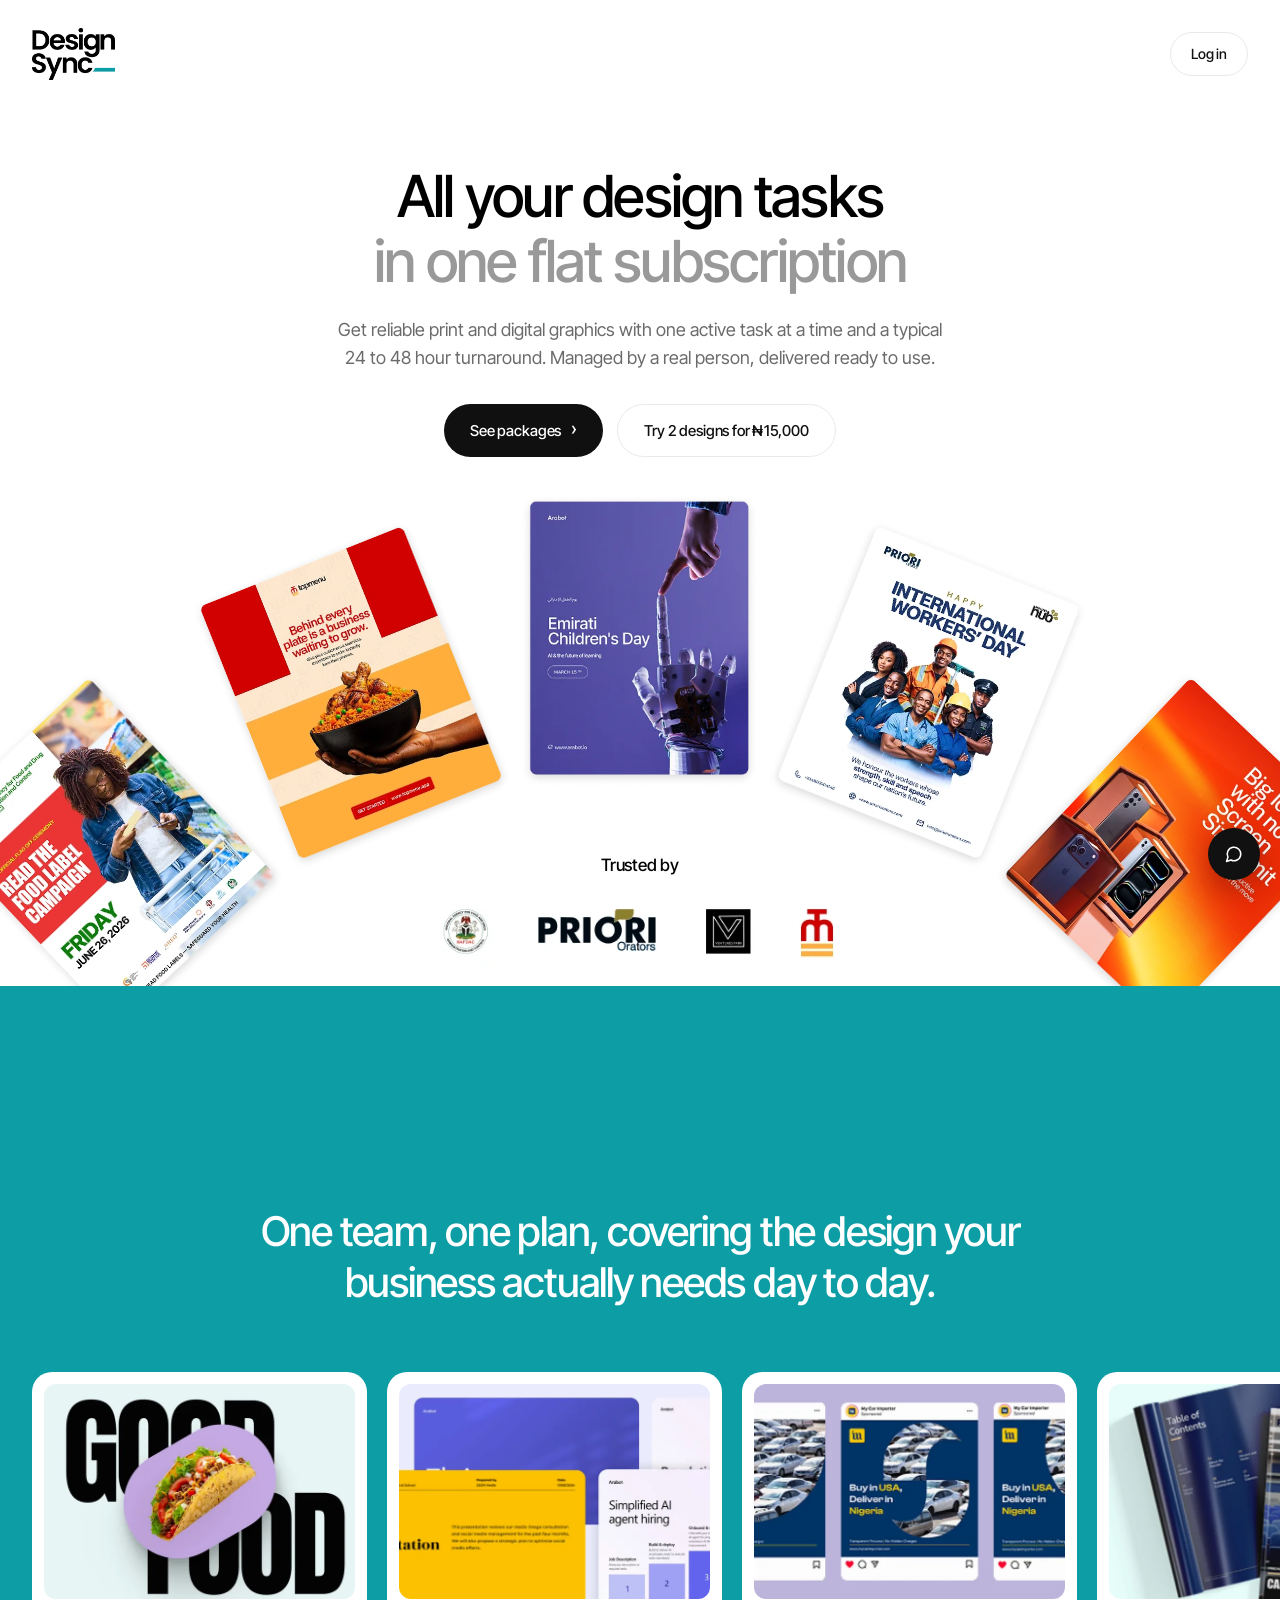
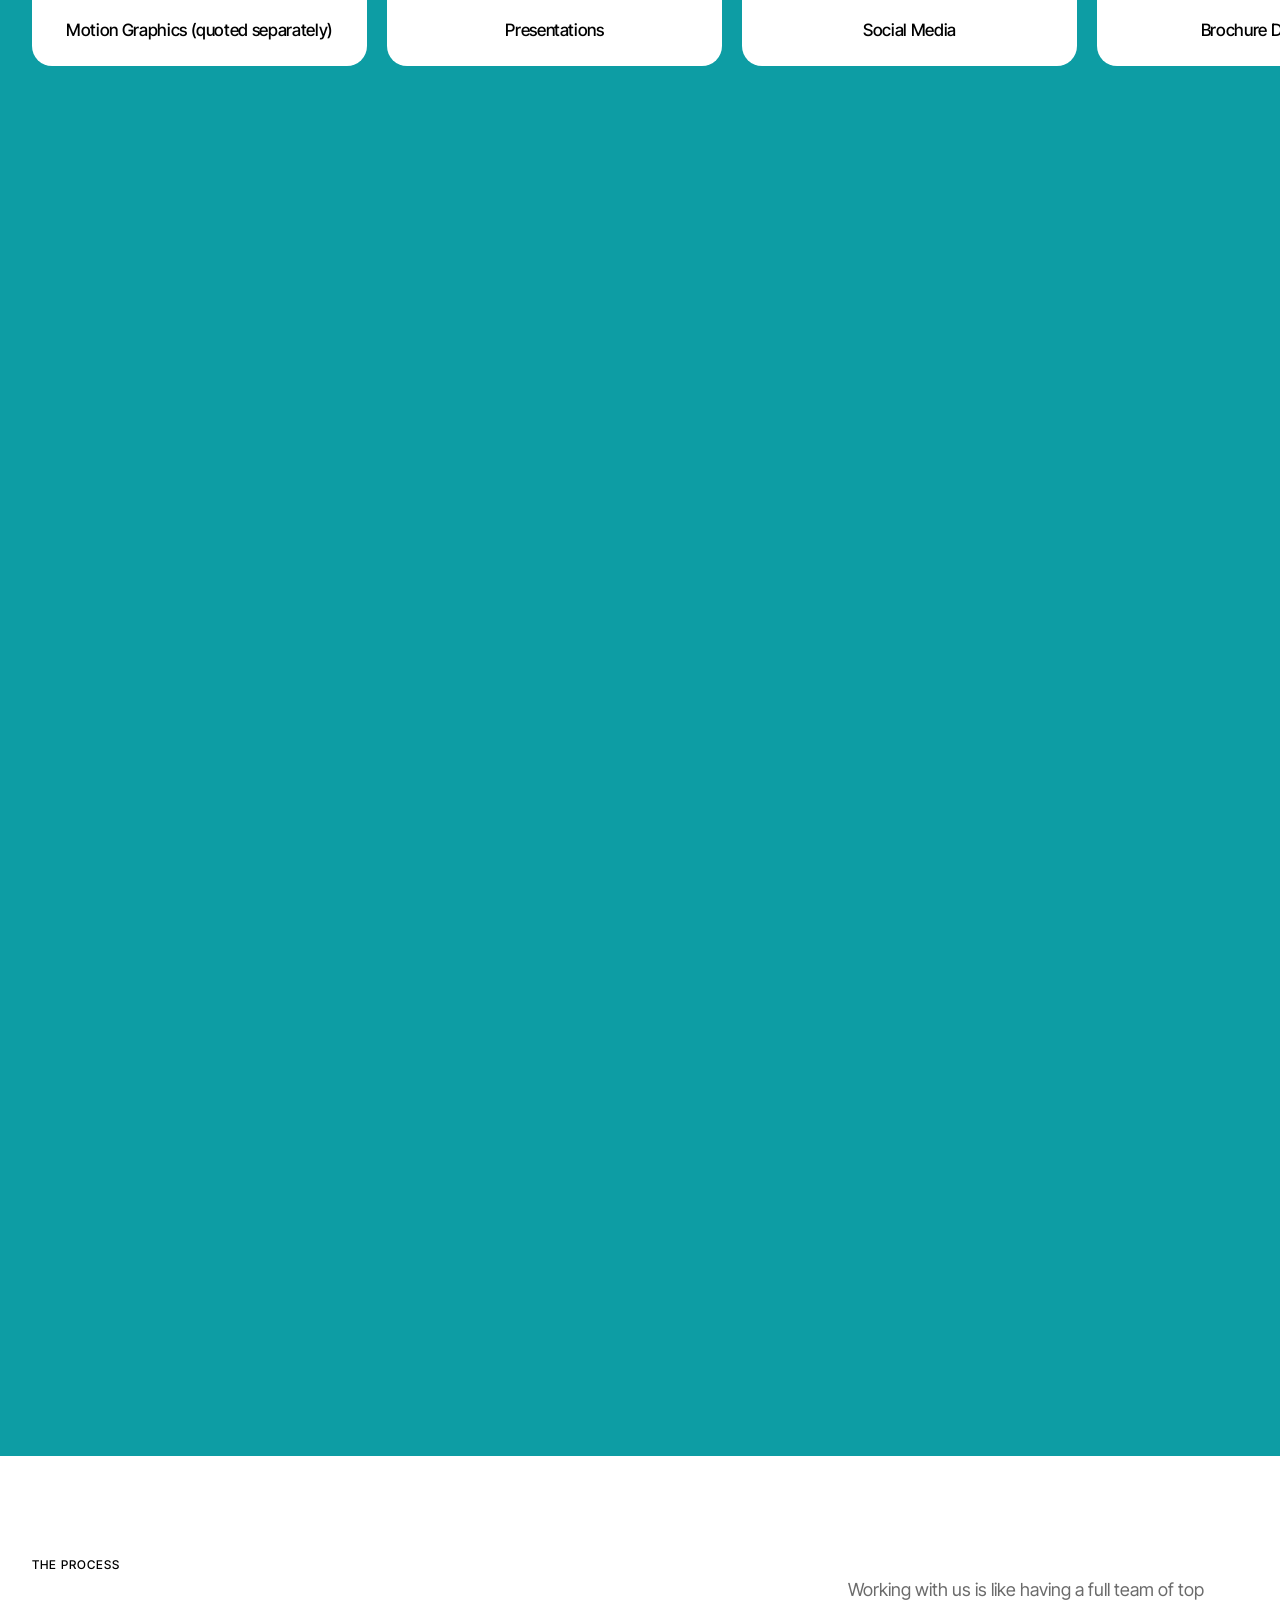
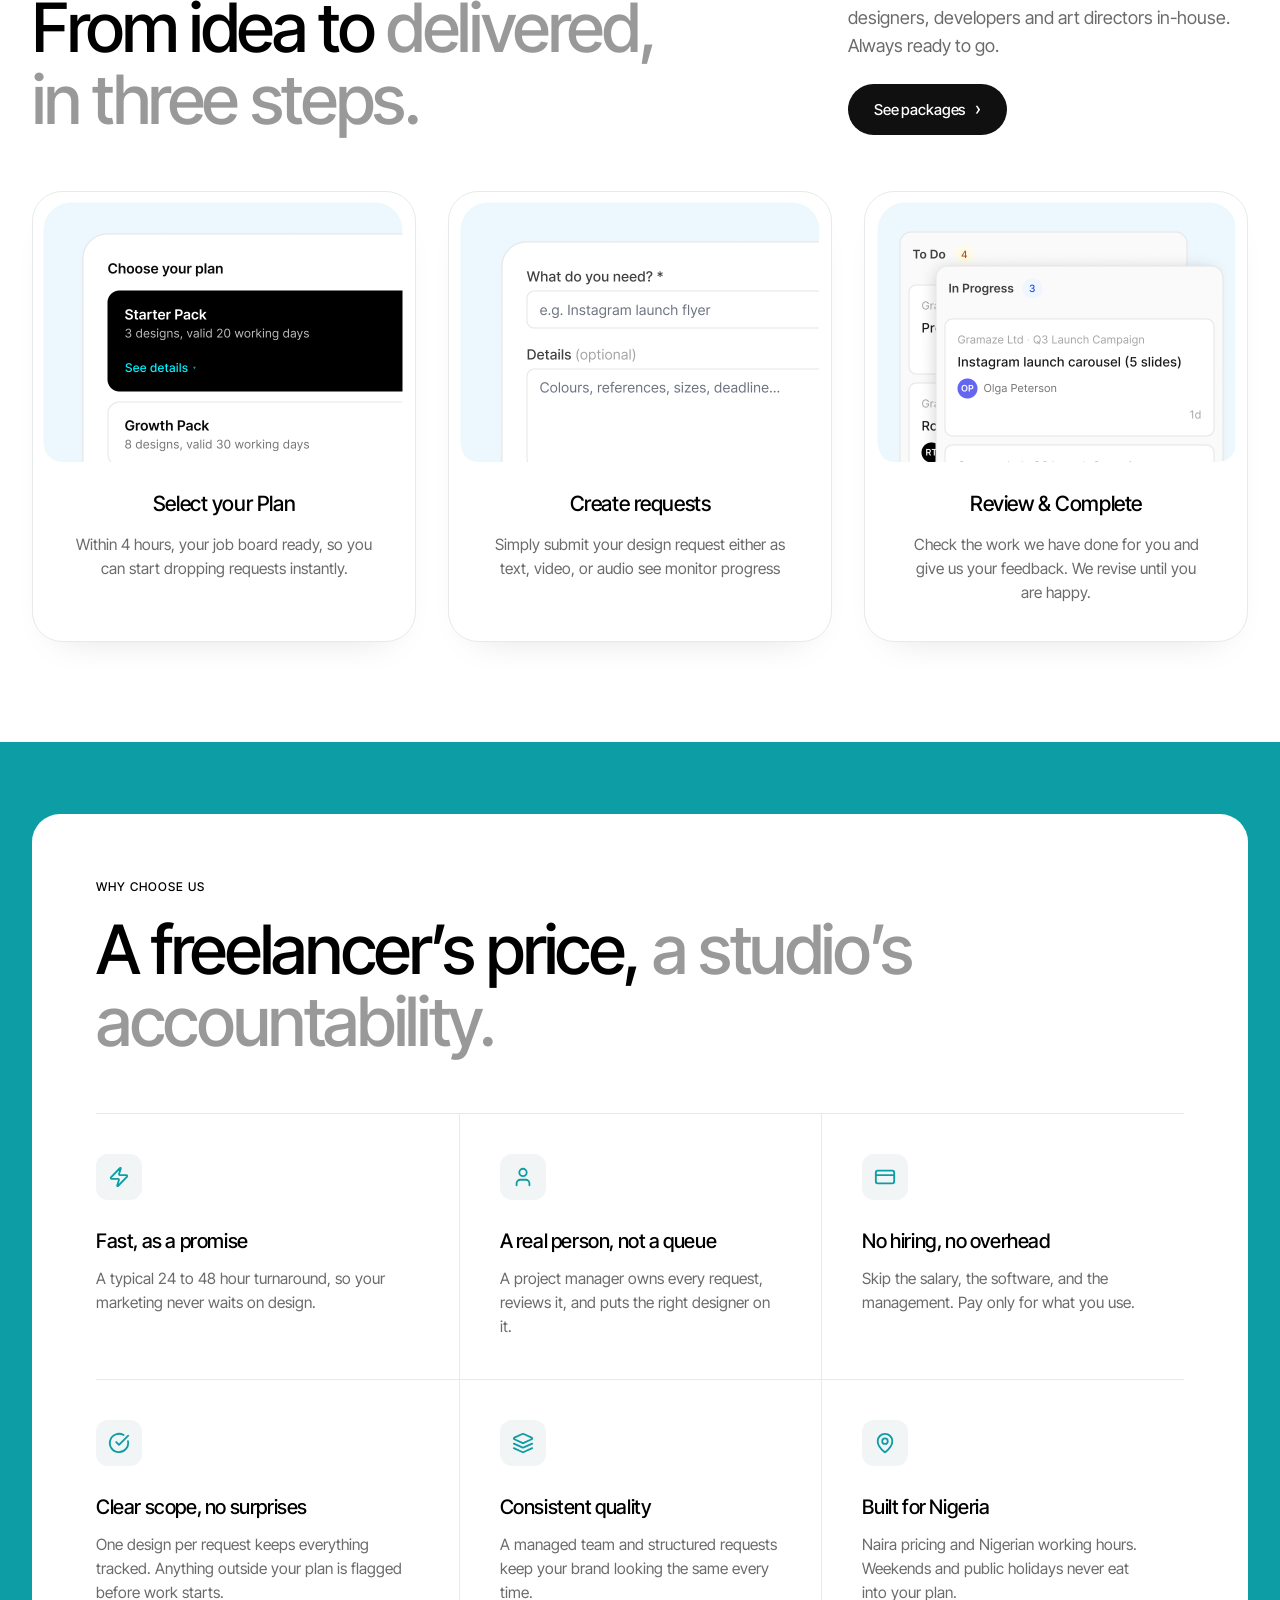
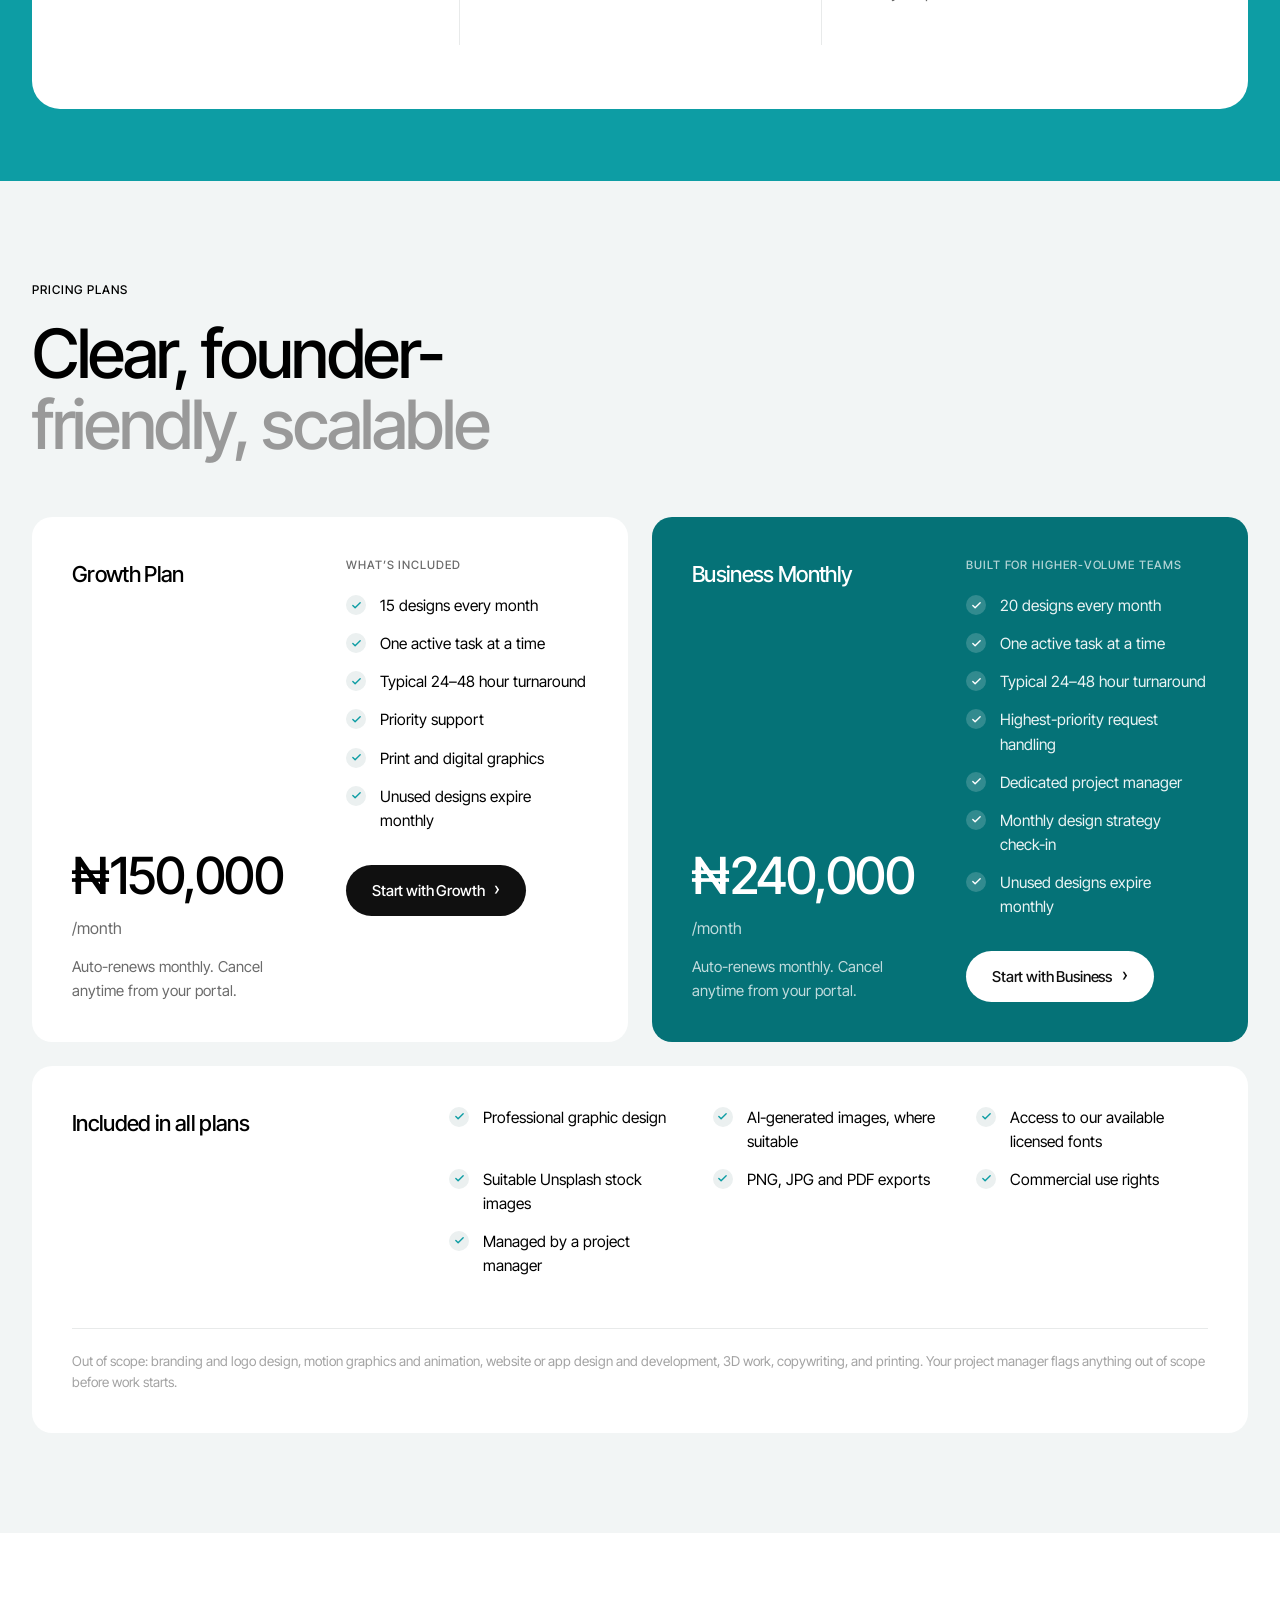
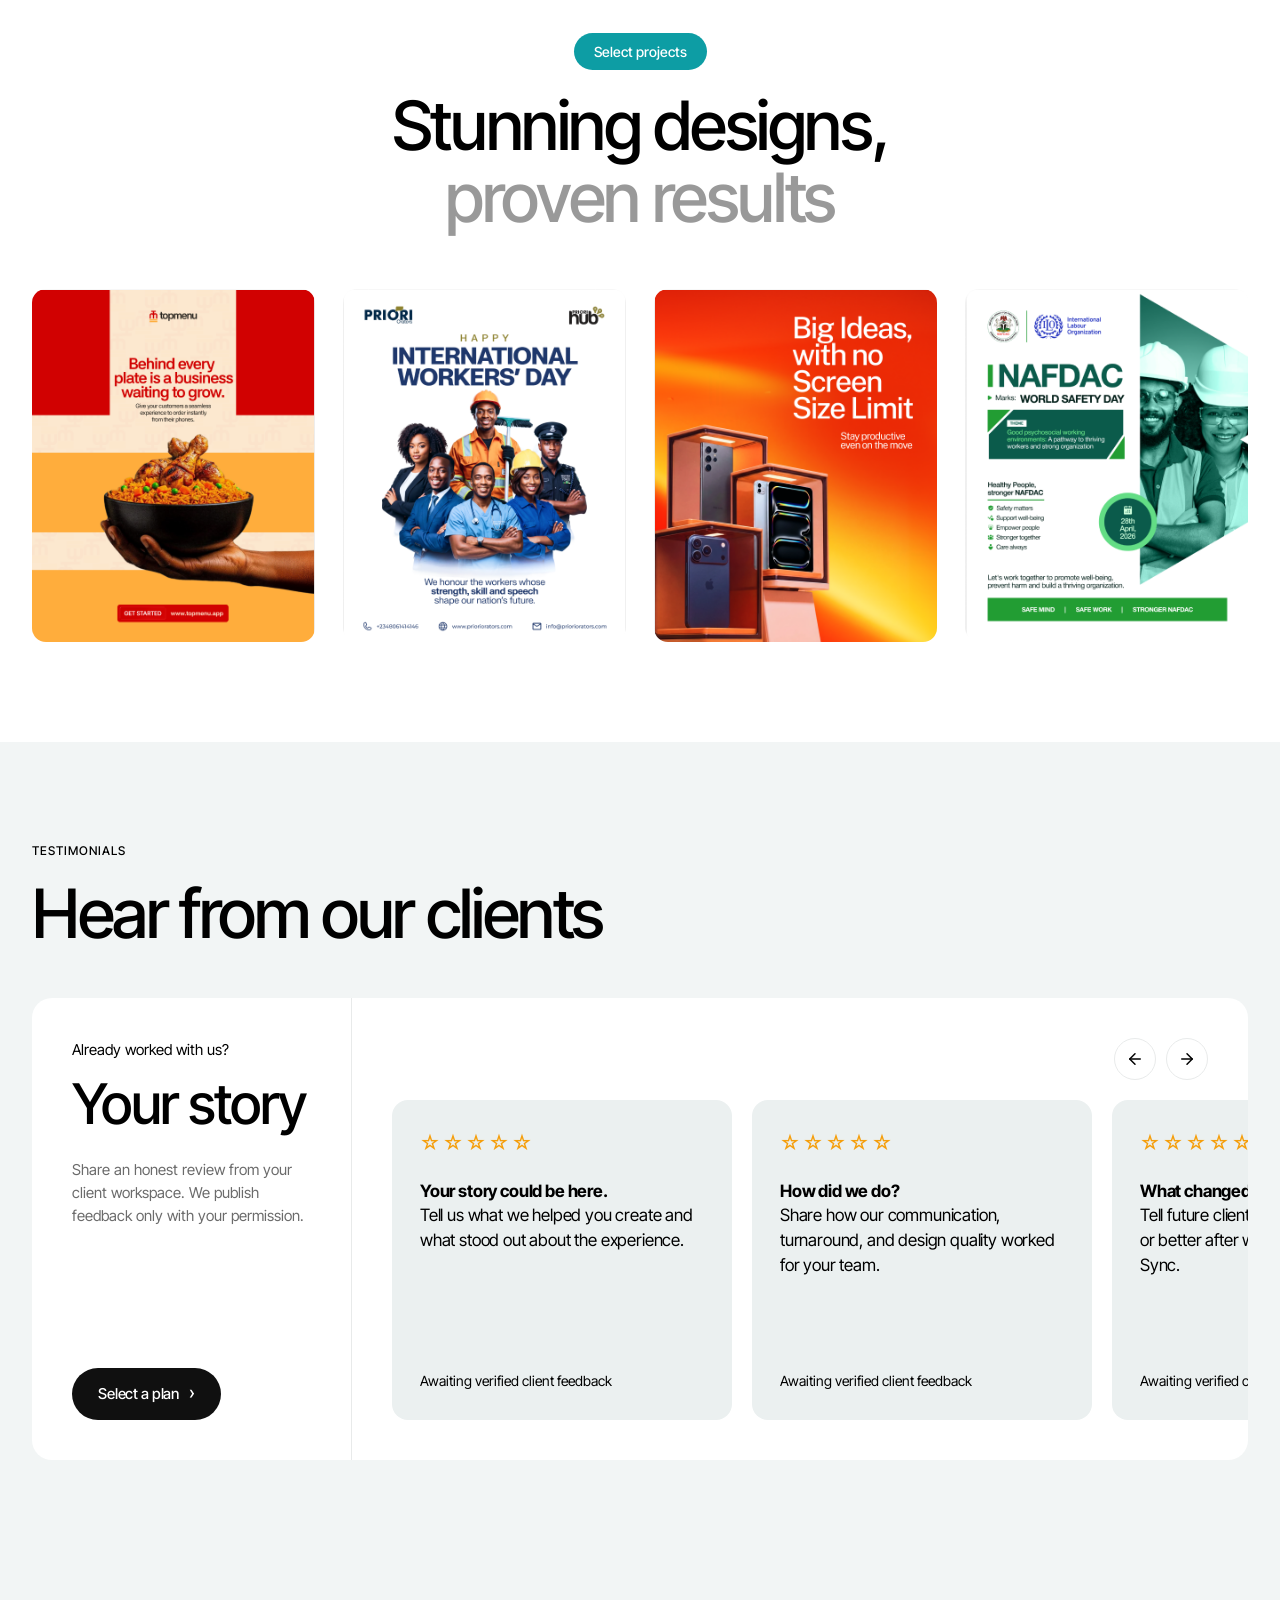
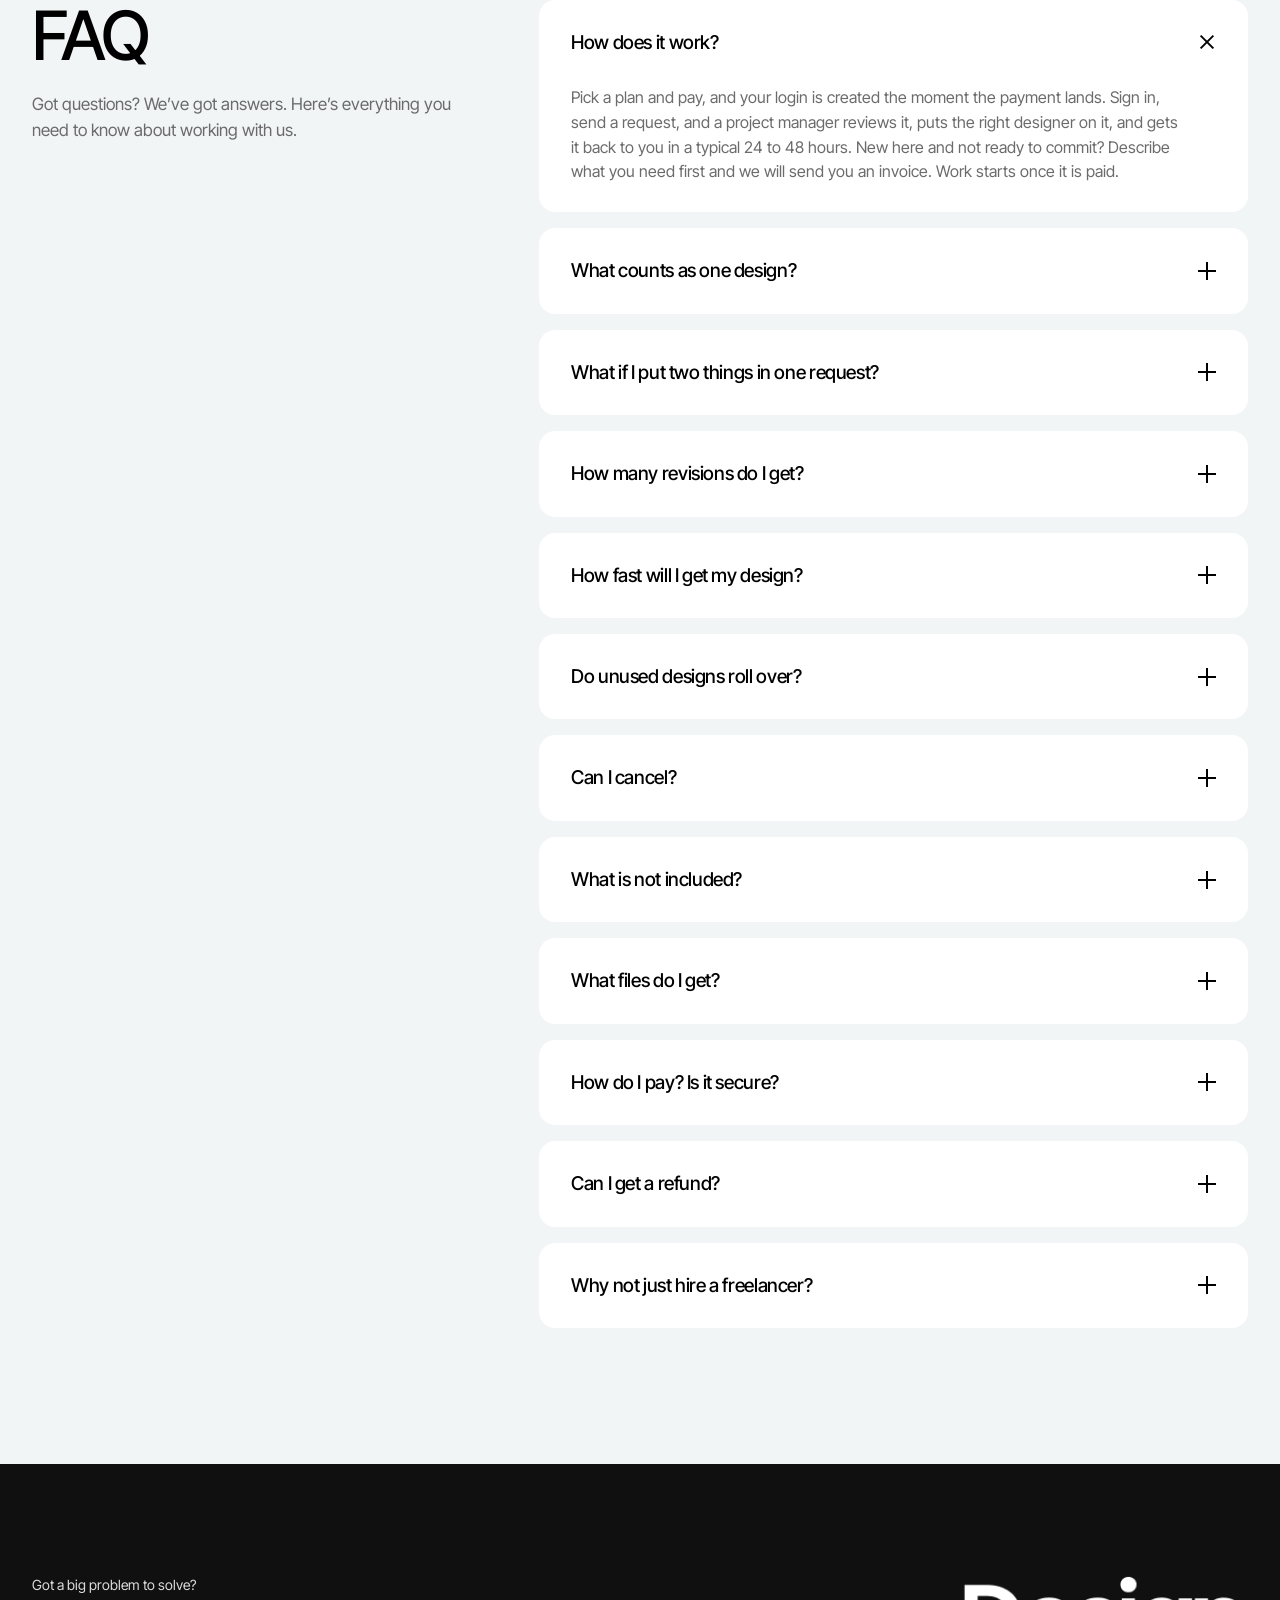
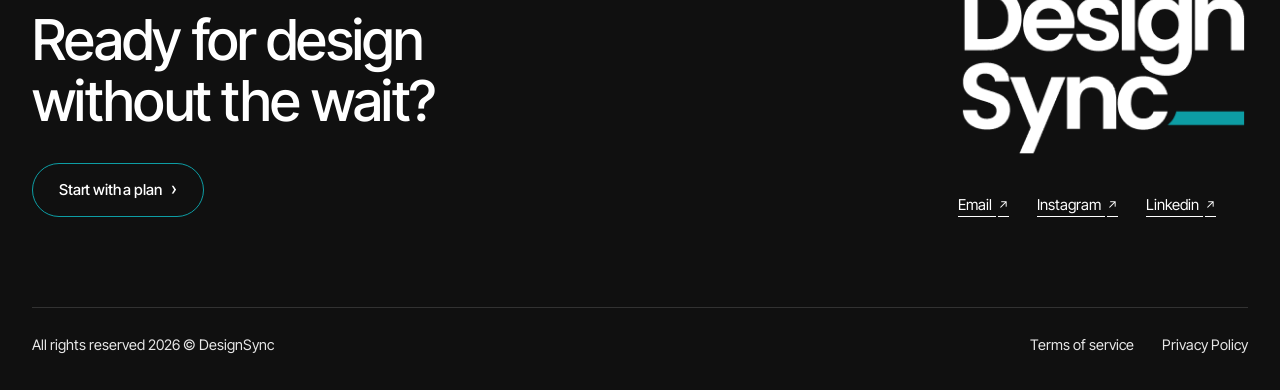
<file: index.html>
<!DOCTYPE html>
<html lang="en">
<head>
    <meta charset="UTF-8">
    <meta name="viewport" content="width=device-width, initial-scale=1.0">
    <title>Design Sync | All your design tasks in one flat subscription</title>
    <!-- Marks that JS is running, so the reveal styles only hide content we can
         guarantee to bring back. Inline + synchronous to beat the first paint. -->
    <script>document.documentElement.classList.add('js');</script>
    <meta name="description" content="Get reliable print and digital graphics with 15 designs monthly, one active task at a time, and a typical 24 to 48 hour turnaround.">
    <link rel="preconnect" href="https://fonts.googleapis.com">
    <link rel="preconnect" href="https://fonts.gstatic.com" crossorigin>
    <link href="https://fonts.googleapis.com/css2?family=Inter+Tight:wght@400;500;600;700&display=swap" rel="stylesheet">
    <link rel="stylesheet" href="css/style.css?v=20260821b">
    <link rel="icon" type="image/png" sizes="32x32" href="assets/favicon-32.png">
    <link rel="icon" type="image/png" sizes="16x16" href="assets/favicon-16.png">
    <link rel="apple-touch-icon" href="assets/apple-touch-icon.png">
    <link rel="canonical" href="https://designs.trydesignsync.com/">
    <meta property="og:title" content="Design Sync | All your design tasks in one flat subscription">
    <meta property="og:description" content="Get reliable print and digital graphics with 15 designs monthly, one active task at a time, and a typical 24 to 48 hour turnaround.">
    <meta property="og:type" content="website">
    <meta property="og:url" content="https://designs.trydesignsync.com/">
</head>
<body>

<!-- ============ HEADER ============ -->
<header class="site-header">
    <div class="container">
        <a href="/" class="brand" aria-label="Design Sync home">
            <img src="assets/logo.png" alt="Design Sync" class="brand-logo">
        </a>
        <a href="https://app.trydesignsync.com/login" class="btn btn-ghost header-account" data-account-link>Log in</a>
    </div>
</header>

<main>

<!-- ============ HERO ============ -->
<section class="hero">
    <div class="container">
        <h1 class="hero-title">All your design tasks <br><span class="muted">in one flat subscription</span></h1>
        <p class="hero-sub">Get reliable print and digital graphics with one active task at a time and a typical 24 to 48 hour turnaround. Managed by a real person, delivered ready to use.</p>
        <div class="hero-ctas">
            <a href="https://app.trydesignsync.com/start" class="btn btn-dark">See packages <span class="chev">&rsaquo;</span></a>
            <!-- The Starter, priced on the button. It replaces "Request a demo",
                 which promised something free and then asked for money. -->
            <a href="https://app.trydesignsync.com/start?plan=starter" class="btn btn-ghost"><span>Try 2 designs for <span class="cur">&#8358;</span>15,000</span></a>
        </div>
    </div>
    <!-- Five cards on a wheel that turns from page load (not scroll-locked), so
         the teal section is never held back by a pin runway. Geometry is in the
         stylesheet. -->
    <div class="hero-collage">
        <div class="collage-stage">
            <!-- The cards are mounted on a wheel that turns for ever, so one
                 transform sweeps them all along the arc. The six artworks appear
                 twice: turning exactly six slots lands each on where its twin
                 started, which is what makes the loop seamless. Slots 6-11 wait
                 off-canvas below and ride in. Geometry is in the stylesheet. -->
            <div class="collage-wheel">
                <img class="collage-card" data-slot="0" src="assets/cards/card-nafdac-label.webp" alt="NAFDAC Read the Food Label campaign design">
                <img class="collage-card" data-slot="1" src="assets/cards/card-topmenu.webp" alt="topmenu social campaign design">
                <img class="collage-card" data-slot="2" src="assets/cards/card-arabot.webp" alt="Arabot Emirati Children&rsquo;s Day design">
                <img class="collage-card" data-slot="3" src="assets/cards/card-priori.webp" alt="Priori Orators International Workers&rsquo; Day design">
                <img class="collage-card" data-slot="4" src="assets/cards/card-bigideas.webp" alt="Product advert design: big ideas with no screen size limit">
                <img class="collage-card" data-slot="5" src="assets/cards/card-nafdac-safety.webp" alt="NAFDAC World Safety Day campaign design">
                <img class="collage-card" data-slot="6" src="assets/cards/card-nafdac-label.webp" alt="" aria-hidden="true">
                <img class="collage-card" data-slot="7" src="assets/cards/card-topmenu.webp" alt="" aria-hidden="true">
                <img class="collage-card" data-slot="8" src="assets/cards/card-arabot.webp" alt="" aria-hidden="true">
                <img class="collage-card" data-slot="9" src="assets/cards/card-priori.webp" alt="" aria-hidden="true">
                <img class="collage-card" data-slot="10" src="assets/cards/card-bigideas.webp" alt="" aria-hidden="true">
                <img class="collage-card" data-slot="11" src="assets/cards/card-nafdac-safety.webp" alt="" aria-hidden="true">
            </div>
        </div>
        <div class="trusted">
            <p>Trusted by</p>
            <img src="assets/trusted-logos.webp" alt="NAFDAC, Priori Orators, Ventures Park and topmenu">
        </div>
    </div>
</section>

<!-- ============ CATEGORIES / SKILLS (teal band) ============
     Six cards, wider than the viewport. The band pins and the row travels
     sideways as you scroll: that horizontal travel IS the runway, so unlike a
     pinned hero it does not leave a white void under the collage. The deck is
     laid out twice so one full set of travel lands on a frame identical to the
     start, and the lock can release cleanly. Geometry is in the stylesheet. -->
<section class="band-teal categories">
    <div class="cat-pin">
        <div class="container">
            <h2 class="band-title">One team, one plan, covering the design your business actually needs day to day.</h2>
        </div>
        <div class="cat-viewport">
            <div class="cat-track">
                <div class="cat-card">
                    <div class="cat-media">
                        <video src="assets/skills/motion.mp4" poster="assets/skills/motion-poster.webp"
                               autoplay muted loop playsinline preload="metadata"
                               aria-label="Motion graphics showreel: an animated Good Food banner"></video>
                    </div>
                    <p class="cat-label">Motion Graphics <span>(quoted separately)</span></p>
                </div>
                <div class="cat-card">
                    <div class="cat-media">
                        <video src="assets/skills/presentations.mp4" poster="assets/skills/presentations-poster.webp"
                               autoplay muted loop playsinline preload="metadata"
                               aria-label="Presentation design showreel: animated slide layouts"></video>
                    </div>
                    <p class="cat-label">Presentations</p>
                </div>
                <div class="cat-card">
                    <div class="cat-media">
                        <video src="assets/skills/social.mp4" poster="assets/skills/social-poster.webp"
                               autoplay muted loop playsinline preload="metadata"
                               aria-label="Social media design showreel: animated campaign posts"></video>
                    </div>
                    <p class="cat-label">Social Media</p>
                </div>
                <div class="cat-card">
                    <div class="cat-media">
                        <video src="assets/skills/brochure.mp4" poster="assets/skills/brochure-poster.webp"
                               autoplay muted loop playsinline preload="metadata"
                               aria-label="Brochure design showreel: an animated capability statement"></video>
                    </div>
                    <p class="cat-label">Brochure Designs</p>
                </div>
                <div class="cat-card">
                    <div class="cat-media">
                        <video src="assets/skills/businesscard.mp4" poster="assets/skills/businesscard-poster.webp"
                               autoplay muted loop playsinline preload="metadata"
                               aria-label="Business card design showreel: an animated card mockup"></video>
                    </div>
                    <p class="cat-label">Business card</p>
                </div>
                <div class="cat-card">
                    <div class="cat-media">
                        <video src="assets/skills/packaging.mp4" poster="assets/skills/packaging-poster.webp"
                               autoplay muted loop playsinline preload="metadata"
                               aria-label="Packaging design showreel: FitHive bottle range"></video>
                    </div>
                    <p class="cat-label">Packaging</p>
                </div>
                <div class="cat-card" data-dup aria-hidden="true">
                    <div class="cat-media">
                        <video src="assets/skills/motion.mp4" poster="assets/skills/motion-poster.webp"
                               autoplay muted loop playsinline preload="metadata"></video>
                    </div>
                    <p class="cat-label">Motion Graphics <span>(quoted separately)</span></p>
                </div>
                <div class="cat-card" data-dup aria-hidden="true">
                    <div class="cat-media">
                        <video src="assets/skills/presentations.mp4" poster="assets/skills/presentations-poster.webp"
                               autoplay muted loop playsinline preload="metadata"></video>
                    </div>
                    <p class="cat-label">Presentations</p>
                </div>
                <div class="cat-card" data-dup aria-hidden="true">
                    <div class="cat-media">
                        <video src="assets/skills/social.mp4" poster="assets/skills/social-poster.webp"
                               autoplay muted loop playsinline preload="metadata"></video>
                    </div>
                    <p class="cat-label">Social Media</p>
                </div>
                <div class="cat-card" data-dup aria-hidden="true">
                    <div class="cat-media">
                        <video src="assets/skills/brochure.mp4" poster="assets/skills/brochure-poster.webp"
                               autoplay muted loop playsinline preload="metadata"></video>
                    </div>
                    <p class="cat-label">Brochure Designs</p>
                </div>
                <div class="cat-card" data-dup aria-hidden="true">
                    <div class="cat-media">
                        <video src="assets/skills/businesscard.mp4" poster="assets/skills/businesscard-poster.webp"
                               autoplay muted loop playsinline preload="metadata"></video>
                    </div>
                    <p class="cat-label">Business card</p>
                </div>
                <div class="cat-card" data-dup aria-hidden="true">
                    <div class="cat-media">
                        <video src="assets/skills/packaging.mp4" poster="assets/skills/packaging-poster.webp"
                               autoplay muted loop playsinline preload="metadata"></video>
                    </div>
                    <p class="cat-label">Packaging</p>
                </div>
            </div>
        </div>
    </div>
</section>

<!-- ============ PROCESS ============ -->
<section class="process">
    <div class="container">
        <div class="process-head" data-reveal>
            <div>
                <p class="eyebrow">The process</p>
                <h2 class="display">From idea to <span class="muted">delivered,<br>in three steps.</span></h2>
            </div>
            <div class="process-side">
                <p>Working with us is like having a full team of top designers, developers and art directors in-house. Always ready to go.</p>
                <a href="https://app.trydesignsync.com/start" class="btn btn-dark">See packages <span class="chev">&rsaquo;</span></a>
            </div>
        </div>
        <div class="step-grid" data-reveal-stagger>
            <div class="step-card" data-reveal>
                <div class="step-media"><img src="assets/step-plan.png" alt="Choosing a plan in the Design Sync app"></div>
                <h3>Select your Plan</h3>
                <p>Within 4 hours, your job board ready, so you can start dropping requests instantly.</p>
            </div>
            <div class="step-card" data-reveal>
                <div class="step-media"><img src="assets/step-request.png" alt="Submitting a design request in the Design Sync app"></div>
                <h3>Create requests</h3>
                <p>Simply submit your design request either as text, video, or audio see monitor progress</p>
            </div>
            <div class="step-card" data-reveal>
                <div class="step-media"><img src="assets/step-review.png" alt="Reviewing work on the Design Sync project board"></div>
                <h3>Review &amp; Complete</h3>
                <p>Check the work we have done for you and give us your feedback. We revise until you are happy.</p>
            </div>
        </div>
    </div>
</section>

<!-- ============ WHY CHOOSE US ============ -->
<section class="band-teal why">
    <div class="container">
        <div class="why-card">
            <p class="eyebrow" data-reveal>Why choose us</p>
            <h2 class="display" data-reveal>A freelancer&rsquo;s price, <span class="muted">a studio&rsquo;s accountability.</span></h2>
            <div class="feature-grid" data-reveal-stagger>
                <div class="feature" data-reveal>
                    <span class="feature-icon"><svg viewBox="0 0 24 24" fill="none" stroke="currentColor" stroke-width="2" stroke-linecap="round" stroke-linejoin="round"><path d="M4 14a1 1 0 0 1-.78-1.63l9.9-10.2a.5.5 0 0 1 .86.46l-1.92 6.02A1 1 0 0 0 13 10h7a1 1 0 0 1 .78 1.63l-9.9 10.2a.5.5 0 0 1-.86-.46l1.92-6.02A1 1 0 0 0 11 14z"/></svg></span>
                    <h3>Fast, as a promise</h3>
                    <p>A typical 24 to 48 hour turnaround, so your marketing never waits on design.</p>
                </div>
                <div class="feature" data-reveal>
                    <span class="feature-icon"><svg viewBox="0 0 24 24" fill="none" stroke="currentColor" stroke-width="2" stroke-linecap="round" stroke-linejoin="round"><path d="M19 21v-2a4 4 0 0 0-4-4H9a4 4 0 0 0-4 4v2"/><circle cx="12" cy="7" r="4"/></svg></span>
                    <h3>A real person, not a queue</h3>
                    <p>A project manager owns every request, reviews it, and puts the right designer on it.</p>
                </div>
                <div class="feature" data-reveal>
                    <span class="feature-icon"><svg viewBox="0 0 24 24" fill="none" stroke="currentColor" stroke-width="2" stroke-linecap="round" stroke-linejoin="round"><rect width="20" height="14" x="2" y="5" rx="2"/><line x1="2" x2="22" y1="10" y2="10"/></svg></span>
                    <h3>No hiring, no overhead</h3>
                    <p>Skip the salary, the software, and the management. Pay only for what you use.</p>
                </div>
                <div class="feature" data-reveal>
                    <span class="feature-icon"><svg viewBox="0 0 24 24" fill="none" stroke="currentColor" stroke-width="2" stroke-linecap="round" stroke-linejoin="round"><path d="M21.801 10A10 10 0 1 1 17 3.335"/><path d="m9 11 3 3L22 4"/></svg></span>
                    <h3>Clear scope, no surprises</h3>
                    <p>One design per request keeps everything tracked. Anything outside your plan is flagged before work starts.</p>
                </div>
                <div class="feature" data-reveal>
                    <span class="feature-icon"><svg viewBox="0 0 24 24" fill="none" stroke="currentColor" stroke-width="2" stroke-linecap="round" stroke-linejoin="round"><path d="M12.83 2.18a2 2 0 0 0-1.66 0L2.6 6.08a1 1 0 0 0 0 1.83l8.58 3.91a2 2 0 0 0 1.66 0l8.58-3.9a1 1 0 0 0 0-1.83Z"/><path d="m22 17.65-9.17 4.16a2 2 0 0 1-1.66 0L2 17.65"/><path d="m22 12.65-9.17 4.16a2 2 0 0 1-1.66 0L2 12.65"/></svg></span>
                    <h3>Consistent quality</h3>
                    <p>A managed team and structured requests keep your brand looking the same every time.</p>
                </div>
                <div class="feature" data-reveal>
                    <span class="feature-icon"><svg viewBox="0 0 24 24" fill="none" stroke="currentColor" stroke-width="2" stroke-linecap="round" stroke-linejoin="round"><path d="M20 10c0 4.993-5.539 10.193-7.399 11.799a1 1 0 0 1-1.202 0C9.539 20.193 4 14.993 4 10a8 8 0 0 1 16 0"/><circle cx="12" cy="10" r="3"/></svg></span>
                    <h3>Built for Nigeria</h3>
                    <p>Naira pricing and Nigerian working hours. Weekends and public holidays never eat into your plan.</p>
                </div>
            </div>
        </div>
    </div>
</section>

<!-- ============ PRICING ============
     Figures, quotas, revisions and inclusions are from the owner's pricing doc
     (DesignSync Graphics Packages). The design's original cards promised logo
     design, websites, UI/UX and a free trial, none of which are sold, so the
     feature lists here are the real ones rather than the Figma's. -->
<section class="pricing">
    <div class="container">
        <p class="eyebrow" data-reveal>Pricing plans</p>
        <h2 class="display" data-reveal>Clear, founder-<br><span class="muted">friendly, scalable</span></h2>

        <div class="price-grid" data-reveal-stagger>
            <div class="price-card price-standard" data-reveal>
                <div class="price-main">
                    <h3>Growth Plan</h3>
                    <div class="price-amount"><span class="amount"><span class="cur">&#8358;</span>150,000</span> <span class="per">/month</span></div>
                    <p class="price-note">Auto-renews monthly. Cancel anytime from your portal.</p>
                </div>
                <div class="price-features">
                    <p class="list-label">What&rsquo;s included</p>
                    <ul>
                        <li>15 designs every month</li>
                        <li>One active task at a time</li>
                        <li>Typical 24–48 hour turnaround</li>
                        <li>Priority support</li>
                        <li>Print and digital graphics</li>
                        <li>Unused designs expire monthly</li>
                    </ul>
                    <a href="https://app.trydesignsync.com/start?plan=growth-monthly" class="btn btn-dark">Start with Growth <span class="chev">&rsaquo;</span></a>
                </div>
            </div>
            <div class="price-card price-pro" data-reveal>
                <div class="price-main">
                    <h3>Business Monthly</h3>
                    <div class="price-amount"><span class="amount"><span class="cur">&#8358;</span>240,000</span> <span class="per">/month</span></div>
                    <p class="price-note">Auto-renews monthly. Cancel anytime from your portal.</p>
                </div>
                <div class="price-features">
                    <p class="list-label">Built for higher-volume teams</p>
                    <ul>
                        <li>20 designs every month</li>
                        <li>One active task at a time</li>
                        <li>Typical 24–48 hour turnaround</li>
                        <li>Highest-priority request handling</li>
                        <li>Dedicated project manager</li>
                        <li>Monthly design strategy check-in</li>
                        <li>Unused designs expire monthly</li>
                    </ul>
                    <a href="https://app.trydesignsync.com/start?plan=business-monthly" class="btn btn-light">Start with Business <span class="chev">&rsaquo;</span></a>
                </div>
            </div>
        </div>

        <div class="included-card" data-reveal>
            <h3>Included in all plans</h3>
            <ul class="included-list">
                <li>Professional graphic design</li>
                <li>AI-generated images, where suitable</li>
                <li>Access to our available licensed fonts</li>
                <li>Suitable Unsplash stock images</li>
                <li>PNG, JPG and PDF exports</li>
                <li>Commercial use rights</li>
                <li>Managed by a project manager</li>
            </ul>
            <p class="not-included">Out of scope: branding and logo design, motion graphics and animation, website or app design and development, 3D work, copywriting, and printing. Your project manager flags anything out of scope before work starts.</p>
        </div>
    </div>
</section>

<!-- ============ WORK ============ -->
<section class="work">
    <div class="container">
        <p class="chip-teal" data-reveal>Select projects</p>
        <h2 class="display center" data-reveal>Stunning designs,<br><span class="muted">proven results</span></h2>
        <div class="work-grid" data-reveal-stagger>
            <img src="assets/work-1.png" data-reveal alt="topmenu social media campaign design">
            <img src="assets/work-2.png" data-reveal alt="Priori Orators International Workers' Day design">
            <img src="assets/work-3.png" data-reveal alt="Product advert design: Big ideas with no screen size limit">
            <img src="assets/work-4.png" data-reveal alt="NAFDAC World Safety Day campaign design">
        </div>
    </div>
</section>

<!-- ============ TESTIMONIALS ============ -->
<section class="testimonials">
    <div class="container">
        <p class="eyebrow" data-reveal>Testimonials</p>
        <h2 class="display" data-reveal>Hear from our clients</h2>
        <div class="testi-layout" data-reveal>
            <div class="testi-stat">
                <p class="stat-label">Already worked with us?</p>
                <p class="stat-number">Your story</p>
                <p class="stat-body">Share an honest review from your client workspace. We publish feedback only with your permission.</p>
                <a href="https://app.trydesignsync.com/start" class="btn btn-dark">Select a plan <span class="chev">&rsaquo;</span></a>
            </div>
            <div class="testi-carousel-wrap">
                <div class="testi-arrows">
                    <button type="button" class="arrow" data-dir="-1" aria-label="Previous reviews"><svg viewBox="0 0 24 24" fill="none" stroke="currentColor" stroke-width="2" stroke-linecap="round" stroke-linejoin="round"><path d="m12 19-7-7 7-7"/><path d="M19 12H5"/></svg></button>
                    <button type="button" class="arrow" data-dir="1" aria-label="Next reviews"><svg viewBox="0 0 24 24" fill="none" stroke="currentColor" stroke-width="2" stroke-linecap="round" stroke-linejoin="round"><path d="M5 12h14"/><path d="m12 5 7 7-7 7"/></svg></button>
                </div>
                <div class="testi-track" id="testiTrack">
                    <!-- Honest placeholders: replace only with approved client submissions. -->
                    <div class="testi-card">
                        <div class="stars" aria-hidden="true">&#9734;&#9734;&#9734;&#9734;&#9734;</div>
                        <p><strong>Your story could be here.</strong><br>Tell us what we helped you create and what stood out about the experience.</p>
                        <div class="testi-source">Awaiting verified client feedback</div>
                    </div>
                    <div class="testi-card">
                        <div class="stars" aria-hidden="true">&#9734;&#9734;&#9734;&#9734;&#9734;</div>
                        <p><strong>How did we do?</strong><br>Share how our communication, turnaround, and design quality worked for your team.</p>
                        <div class="testi-source">Awaiting verified client feedback</div>
                    </div>
                    <div class="testi-card">
                        <div class="stars" aria-hidden="true">&#9734;&#9734;&#9734;&#9734;&#9734;</div>
                        <p><strong>What changed?</strong><br>Tell future clients what became easier or better after working with Design Sync.</p>
                        <div class="testi-source">Awaiting verified client feedback</div>
                    </div>
                </div>
            </div>
        </div>
    </div>
</section>

<!-- ============ FAQ ============ -->
<section class="faq">
    <div class="container">
        <div class="faq-layout">
            <div class="faq-head" data-reveal>
                <h2 class="display">FAQ</h2>
                <p>Got questions? We&rsquo;ve got answers. Here&rsquo;s everything you need to know about working with us.</p>
            </div>
            <div class="faq-list" data-reveal-stagger>
                <details class="faq-item" data-reveal open>
                    <summary>How does it work?<span class="faq-icon" aria-hidden="true"></span></summary>
                    <div class="faq-body"><p>Pick a plan and pay, and your login is created the moment the payment lands. Sign in, send a request, and a project manager reviews it, puts the right designer on it, and gets it back to you in a typical 24 to 48 hours. New here and not ready to commit? Describe what you need first and we will send you an invoice. Work starts once it is paid.</p></div>
                </details>
                <details class="faq-item" data-reveal>
                    <summary>What counts as one design?<span class="faq-icon" aria-hidden="true"></span></summary>
                    <div class="faq-body"><p>One request is one finished design. An Instagram post, a flyer, a poster, a business card, a roll-up banner, a certificate, an invitation card, a price list, a menu, or a presentation cover each count as one. These are counted separately, because each is its own piece of work: a flyer and its Instagram version, the front and back of a flyer, a post and its story version, and each slide of a carousel.</p></div>
                </details>
                <details class="faq-item" data-reveal>
                    <summary>What if I put two things in one request?<span class="faq-icon" aria-hidden="true"></span></summary>
                    <div class="faq-body"><p>Your project manager will ask you to split it, so each design is tracked on its own. It costs you nothing. A slot is only used when a request is accepted, not when you send it, so you are never punished for asking.</p></div>
                </details>
                <details class="faq-item" data-reveal>
                    <summary>How many revisions do I get?<span class="faq-icon" aria-hidden="true"></span></summary>
                    <div class="faq-body"><p>Revisions refine the approved design direction. A new concept, changed brief, or different deliverable may count as a new request. Your workspace shows the revision allowance attached to your plan.</p></div>
                </details>
                <details class="faq-item" data-reveal>
                    <summary>How fast will I get my design?<span class="faq-icon" aria-hidden="true"></span></summary>
                    <div class="faq-body"><p>A typical 24 to 48 hours after we receive a complete brief. It is a service target rather than a countdown clock because complexity, missing content, feedback and out-of-scope work can affect delivery.</p></div>
                </details>
                <details class="faq-item" data-reveal>
                    <summary>Do unused designs roll over?<span class="faq-icon" aria-hidden="true"></span></summary>
                    <div class="faq-body"><p>No. Each month's designs are for that month, so pick the size that matches what you actually publish. It keeps the price honest and stops you paying for a backlog you will never use.</p></div>
                </details>
                <details class="faq-item" data-reveal>
                    <summary>Can I cancel?<span class="faq-icon" aria-hidden="true"></span></summary>
                    <div class="faq-body"><p>Any time, from your portal. Your plan renews monthly until you do. If a renewal payment fails you get a 3 day grace period, and your plan keeps working while you sort the card out.</p></div>
                </details>
                <details class="faq-item" data-reveal>
                    <summary>What is not included?<span class="faq-icon" aria-hidden="true"></span></summary>
                    <div class="faq-body"><p>Branding and logo design, motion graphics and animation, website or app design and development, 3D work, copywriting, and printing. These are not included in the graphics plan. Your project manager flags anything out of scope before work starts.</p></div>
                </details>
                <details class="faq-item" data-reveal>
                    <summary>What files do I get?<span class="faq-icon" aria-hidden="true"></span></summary>
                    <div class="faq-body"><p>PNG, JPG and PDF, ready to use, with commercial use rights. Editable source files (AI or PSD) are &#8358;5,000 per design if you need them.</p></div>
                </details>
                <details class="faq-item" data-reveal>
                    <summary>How do I pay? Is it secure?<span class="faq-icon" aria-hidden="true"></span></summary>
                    <div class="faq-body"><p>Paystack handles every payment. We never see or store your card details.</p></div>
                </details>
                <details class="faq-item" data-reveal>
                    <summary>Can I get a refund?<span class="faq-icon" aria-hidden="true"></span></summary>
                    <div class="faq-body"><p>Before work starts, yes, less the payment gateway's fee. Once a designer has started, no. If we miss an agreed turnaround without telling you first, you get a free design credit or a partial credit on your account.</p></div>
                </details>
                <details class="faq-item" data-reveal>
                    <summary>Why not just hire a freelancer?<span class="faq-icon" aria-hidden="true"></span></summary>
                    <div class="faq-body"><p>A freelancer is one person with one skill set, and no cover when they are busy or offline. You get a managed team, a project manager who owns your requests, and structured briefs that keep your brand consistent piece to piece. Priced like a freelancer, run like a studio.</p></div>
                </details>
            </div>
        </div>
    </div>
</section>

</main>

<!-- ============ FOOTER ============ -->
<footer class="footer">
    <div class="container">
        <div class="footer-main">
            <div class="footer-cta" data-reveal>
                <p class="footer-eyebrow">Got a big problem to solve?</p>
                <h2>Ready for design<br>without the wait?</h2>
                <a href="https://app.trydesignsync.com/start" class="btn btn-outline-teal">Start with a plan <span class="chev">&rsaquo;</span></a>
            </div>
            <div class="footer-brand" data-reveal>
                <img src="assets/footer-logo.png" alt="Design Sync" class="footer-logo">
                <div class="footer-social">
                    <a href="mailto:hello@trydesignsync.com">Email <span class="ext">&#8599;</span></a>
                    <a href="#">Instagram <span class="ext">&#8599;</span></a>
                    <a href="#">Linkedin <span class="ext">&#8599;</span></a>
                </div>
            </div>
        </div>
        <div class="footer-bar">
            <p>All rights reserved 2026 &copy; DesignSync</p>
            <div class="footer-legal">
                <a href="https://app.trydesignsync.com/terms">Terms of service</a>
                <a href="https://app.trydesignsync.com/privacy">Privacy Policy</a>
            </div>
        </div>
    </div>
</footer>

<section class="chat-panel" data-chat-panel hidden aria-label="Design Sync chat">
    <div class="chat-panel-head"><strong>Design Sync</strong></div>
    <iframe title="Chat with Design Sync" loading="lazy"></iframe>
</section>
<button type="button" class="chat-preview" data-chat-preview hidden aria-label="Open new chat message">
    <span class="chat-preview-dot" aria-hidden="true"></span>
    <span><strong>New message</strong><small data-chat-preview-text>Design Sync replied to your message.</small></span>
    <span aria-hidden="true">→</span>
</button>
<button type="button" class="chat-fab" data-chat aria-expanded="false" aria-label="Chat with Design Sync">
    <svg class="chat-icon-open" viewBox="0 0 24 24" fill="none" stroke="currentColor" stroke-width="2" stroke-linecap="round" stroke-linejoin="round" aria-hidden="true"><path d="M7.9 20A9 9 0 1 0 4 16.1L2 22Z"/></svg>
    <svg class="chat-icon-close" viewBox="0 0 24 24" fill="none" stroke="currentColor" stroke-width="2.25" stroke-linecap="round" aria-hidden="true"><path d="M6 6l12 12M18 6L6 18"/></svg>
    <span class="chat-unread" data-chat-unread hidden>1</span>
</button>

<script src="js/referral.js?v=20260819b"></script>
<script src="js/main.js?v=20260821a"></script>
</body>
</html>
</file>
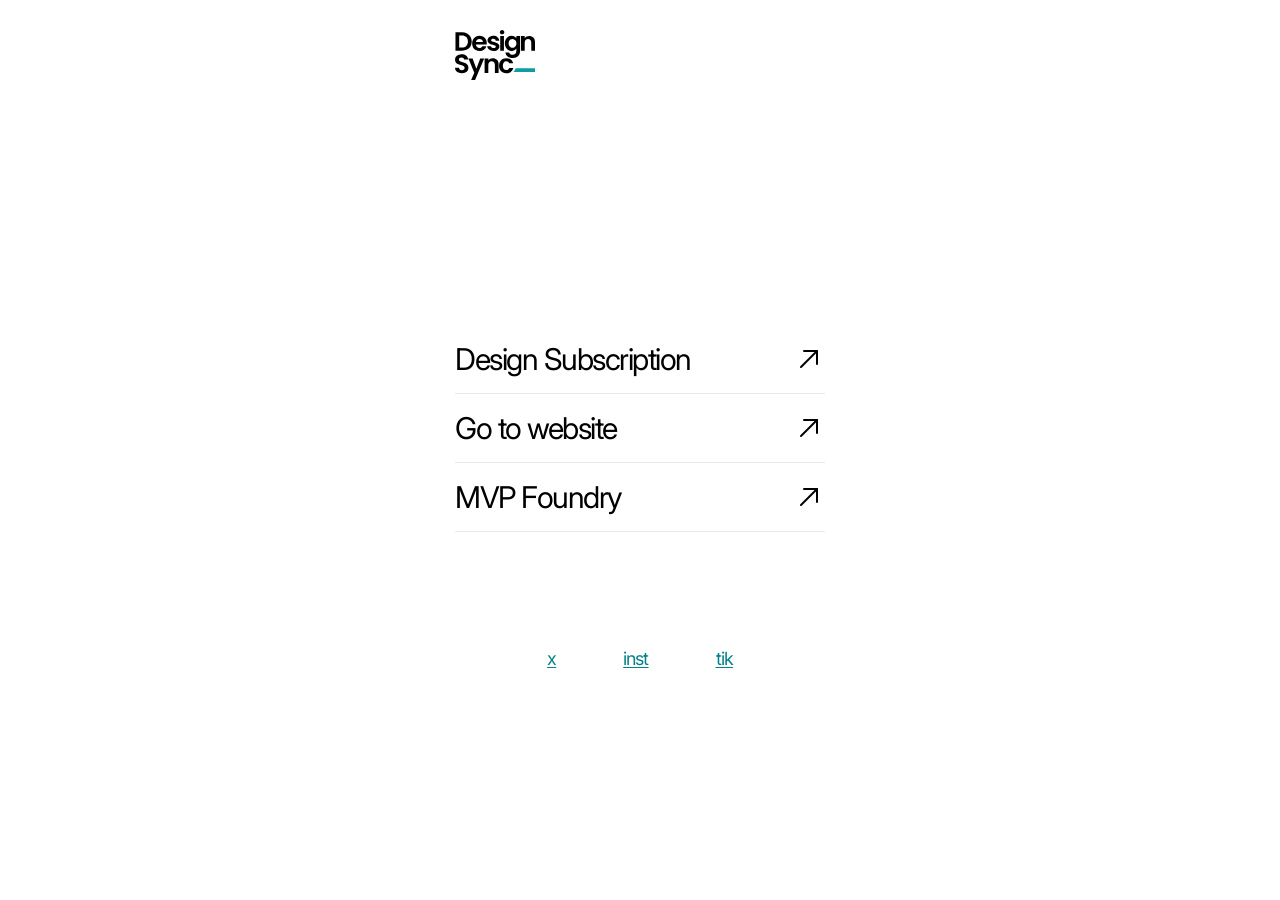
<file: links.html>
<!DOCTYPE html>
<html lang="en">
<head>
    <meta charset="UTF-8">
    <meta name="viewport" content="width=device-width, initial-scale=1.0, viewport-fit=cover">
    <title>Design Sync | Links</title>
    <meta name="description" content="Explore Design Sync services, products and social channels.">
    <link rel="preconnect" href="https://fonts.googleapis.com">
    <link rel="preconnect" href="https://fonts.gstatic.com" crossorigin>
    <link href="https://fonts.googleapis.com/css2?family=Inter:wght@400&display=swap" rel="stylesheet">
    <link rel="stylesheet" href="css/links.css?v=20260814a">
    <link rel="icon" type="image/png" sizes="32x32" href="assets/favicon-32.png">
    <link rel="apple-touch-icon" href="assets/apple-touch-icon.png">
    <link rel="canonical" href="https://links.trydesignsync.com/">
    <meta property="og:title" content="Design Sync | Links">
    <meta property="og:description" content="Explore Design Sync services, products and social channels.">
    <meta property="og:type" content="website">
    <meta property="og:url" content="https://links.trydesignsync.com/">
</head>
<body>
    <main class="links-page">
        <a class="links-logo" href="https://www.trydesignsync.com/" aria-label="Design Sync website">
            <img src="assets/linktree-logo.svg" alt="Design Sync">
        </a>

        <nav class="primary-links" aria-label="Design Sync services">
            <a class="primary-link" href="https://designs.trydesignsync.com/">
                <span>Design Subscription</span>
                <img src="assets/linktree-arrow.svg" alt="" aria-hidden="true">
            </a>
            <a class="primary-link" href="https://www.trydesignsync.com/">
                <span>Go to website</span>
                <img src="assets/linktree-arrow.svg" alt="" aria-hidden="true">
            </a>
            <a class="primary-link" href="https://mvp.trydesignsync.com/">
                <span>MVP Foundry</span>
                <img src="assets/linktree-arrow.svg" alt="" aria-hidden="true">
            </a>
        </nav>

        <nav class="social-links" aria-label="Design Sync social channels">
            <span class="social-link is-pending" aria-disabled="true" title="Link coming soon">x</span>
            <a class="social-link" href="https://www.instagram.com/try_designsync/" target="_blank" rel="noopener noreferrer" aria-label="Design Sync on Instagram">inst</a>
            <a class="social-link" href="https://www.tiktok.com/@try_designsync" target="_blank" rel="noopener noreferrer" aria-label="Design Sync on TikTok">tik</a>
        </nav>
    </main>
</body>
</html>
</file>
<file: css/style.css>
/* Design Sync marketing site — tokens from the official Figma
   (Design sync Website - Branding, node 4307:12434). */

:root {
    --black: #101010;
    --ink: #000000;
    --grey-head: #999999;
    --grey-body: #6B6B6B;
    --grey-soft: #A3A3A3;
    --teal: #0D9DA4;
    --teal-dark: #057277;
    --tint: #F2F5F5;
    --card-mint: #EBF0F0;
    --line: #E8EAEA;
    --star: #F59E0B;
    --radius-card: 20px;
    --radius-tile: 16px;
}

* { margin: 0; padding: 0; box-sizing: border-box; }

body {
    font-family: 'Inter Tight', -apple-system, BlinkMacSystemFont, sans-serif;
    font-size: 17px;
    line-height: 1.55;
    color: var(--grey-body);
    background: #fff;
    -webkit-font-smoothing: antialiased;
}

img { max-width: 100%; display: block; }

.container {
    max-width: 1280px;
    margin: 0 auto;
    padding: 0 32px;
}

/* ---------- Type ---------- */

h1, h2, h3 { color: var(--ink); font-weight: 500; letter-spacing: -0.03em; }

.muted { color: var(--grey-head); }

/* Two-tone headings resolve on scroll: the grey half is a transition state, not
   the final look. It fills to the ink colour as the heading rises through the
   viewport, so the line lands as one solid colour. Scrubbed to scroll position
   rather than fired once, so it tracks the reader and reverses on the way back.

   The hero is excluded deliberately: it sits above the fold so it is never
   scrolled INTO, and it is the LCP element, which should not hang off an
   animation.

   Where scroll timelines are unsupported the animation never runs and `both`
   holds the from-state, which is the design's grey exactly. Same for
   reduced-motion. So the fallback is the Figma. */
@keyframes muted-resolve {
    to { color: var(--ink); }
}

/* One timeline per heading, declared here and inherited by its letters. Letters
   must NOT each use their own view(), or line two would lag line one simply for
   sitting lower; sharing the heading's timeline means the cascade comes purely
   from the per-letter offset below. */
.display { view-timeline-name: --head; view-timeline-axis: block; }

@supports (animation-timeline: view()) {
    @media (prefers-reduced-motion: no-preference) {
        .display .muted .ltr {
            animation: muted-resolve linear both;
            animation-timeline: --head;
            /* Letter i of n takes its turn 30% of the way across the window, each
               one filling over 6%. The overlap is what makes it a sweep rather
               than a row of individual blinks. */
            --at: calc(10% + (var(--i) / var(--n)) * 30%);
            animation-range: cover var(--at) cover calc(var(--at) + 6%);
        }
    }
}

.display {
    font-size: clamp(40px, 5.6vw, 68px);
    line-height: 1.05;
    letter-spacing: -0.035em;
}

.display.center { text-align: center; }

.eyebrow {
    font-size: 12px;
    font-weight: 500;
    letter-spacing: 0.08em;
    text-transform: uppercase;
    color: var(--ink);
    margin-bottom: 18px;
}

/* ---------- Buttons ---------- */

.btn {
    display: inline-flex;
    align-items: center;
    gap: 10px;
    padding: 14px 26px;
    border-radius: 999px;
    font-size: 15px;
    font-weight: 500;
    letter-spacing: -0.01em;
    text-decoration: none;
    transition: background .15s ease, color .15s ease, border-color .15s ease;
    white-space: nowrap;
}

.btn .chev { font-size: 18px; line-height: 1; transform: translateY(-1px); }

.btn-dark { background: var(--black); color: #fff; }
.btn-dark:hover { background: #2a2a2a; }

.btn-ghost { background: #fff; color: var(--black); border: 1px solid var(--line); }
.btn-ghost:hover { border-color: var(--grey-soft); }

.btn-light { background: #fff; color: var(--black); }
.btn-light:hover { background: var(--tint); }

.btn-outline-teal { background: transparent; color: #fff; border: 1px solid var(--teal); }
.btn-outline-teal:hover { background: rgba(13, 157, 164, .15); }

/* ---------- Header ---------- */

.site-header { padding: 28px 0; }

.site-header .container {
    display: flex;
    align-items: center;
    justify-content: space-between;
    gap: 16px;
}

.brand-logo { height: 52px; width: auto; }

.header-account { padding: 10px 20px; font-size: 14px; }

/* ---------- Hero ---------- */

.hero { text-align: center; padding: 56px 0 0; }

.hero-title {
    font-size: clamp(38px, 4.6vw, 58px);
    line-height: 1.12;
    letter-spacing: -0.03em;
}

.hero-sub {
    max-width: 620px;
    margin: 22px auto 0;
    font-size: 18px;
    color: var(--grey-body);
}

.hero-ctas {
    display: flex;
    justify-content: center;
    gap: 14px;
    margin-top: 32px;
    flex-wrap: wrap;
}

/* The collage is five positioned cards, not one flat image, so they can drift
   independently on scroll. Position, angle and the uniform 0.775 scale were
   measured off the Figma render, so the rest state reproduces the design. The
   outer two deliberately bleed past the edges, as in the design. */
.hero-collage { position: relative; margin-top: 40px; }

/* The stage keeps the design's ratio so the composition never distorts, and
   clips the wheel's bleed. The trusted block sits outside it, so the logos are
   never caught by that clip. */
.collage-stage {
    position: relative;
    aspect-ratio: 1440 / 550;
    overflow: hidden;
}

/* The cards are not scattered: they sit on a circle centred at (720, 1036.6) in
   the design's 1440x550 stage, radius ~875, each rotated tangent to it and one
   slot (21.7deg) apart. So rotating this one element sweeps every card along the
   arc and keeps each tangent, for free. The origin is that circle's centre,
   which sits below the stage. */
.collage-wheel {
    position: absolute;
    inset: 0;
    transform-origin: 50% 188.47%;
}

.collage-card {
    position: absolute;
    left: var(--x);
    top: var(--y);
    width: 18.67%;              /* 347px card canvas at 0.775 scale of a 1440 design */
    transform: rotate(var(--r));
}

/* --x/--y put the card on the arc; --r is its tangent, which is simply its angle
   on the circle. Slots 0-5 are the ones on stage at rest; 6-11 hold the second
   pass of the deck, parked off-canvas below, waiting to ride in. */
.collage-card[data-slot="0"]  { --x:  -1.07%; --y:  42.92%; --r: -43.4deg; }
.collage-card[data-slot="1"]  { --x:  18.21%; --y:  10.71%; --r: -21.7deg; }
.collage-card[data-slot="2"]  { --x:  40.66%; --y:  -0.56%; --r:   0.0deg; }
.collage-card[data-slot="3"]  { --x:  63.12%; --y:  10.71%; --r:  21.7deg; }
.collage-card[data-slot="4"]  { --x:  82.39%; --y:  42.92%; --r:  43.4deg; }
.collage-card[data-slot="5"]  { --x:  95.75%; --y:  91.51%; --r:  65.1deg; }
.collage-card[data-slot="6"]  { --x: 101.30%; --y: 149.58%; --r:  86.8deg; }
.collage-card[data-slot="7"]  { --x:  98.26%; --y: 208.92%; --r: 108.5deg; }
.collage-card[data-slot="8"]  { --x:  87.05%; --y: 261.10%; --r: 130.2deg; }
.collage-card[data-slot="9"]  { --x:  69.27%; --y: 298.73%; --r: 151.9deg; }
.collage-card[data-slot="10"] { --x:  47.43%; --y: 316.49%; --r: 173.6deg; }
.collage-card[data-slot="11"] { --x:  24.64%; --y: 311.84%; --r: 195.3deg; }

/* Overlaid into the gap the cards leave in the middle of the collage. */
.trusted { position: absolute; left: 0; right: 0; top: 72.7%; text-align: center; }
.trusted p { font-size: 17px; font-weight: 500; color: var(--ink); letter-spacing: -0.01em; }
.trusted img { width: 35.07%; margin: 16px auto 0; }

/* Six slots of turn. Because the deck is laid out twice, that lands every
   artwork exactly where its twin began, so the reset is invisible and the wheel
   reads as one endless arc. Rotation only: the wheel's origin is the arc centre
   far below the stage, so scaling here would fling every card off position. To
   enlarge the composition, widen .collage-stage instead (see Responsive). */
@keyframes wheel-turn {
    from { transform: rotate(0deg); }
    to   { transform: rotate(-130.2deg); }
}

/* Turns on its own from page load, no scrolling required and nothing pinned, so
   the page below is never held back. One transform on one element, so it runs on
   the compositor. */
.collage-wheel {
    animation: wheel-turn 96s linear infinite;
}

@media (prefers-reduced-motion: reduce) {
    .collage-wheel { animation: none; }
}

/* ---------- Teal bands ---------- */

.band-teal { background: var(--teal); }

/* The band is taller than one screen: ::after is the runway it scrolls through
   while pinned. It has to be an in-flow box, not padding, or the sticky child
   has no room to travel within its parent's content box and never sticks. */
.categories {
    position: relative;
    view-timeline-name: --skills;
    view-timeline-axis: block;
}

/* Long enough to carry one full set (6 × 355px = 2130px) of sideways travel at
   a little under 2px per px of scroll. Shorten this to release sooner. */
.categories::after { content: ''; display: block; height: 130vh; }

/* Exactly 100vh, which is what makes the timeline below line up: for a subject
   taller than the screen, the `contain` range runs from "top edge reaches the
   top of the screen" to "bottom edge reaches the bottom", and that is precisely
   how long the pin lasts only when the sticky child is one screen tall. */
.cat-pin {
    position: sticky;
    top: 0;
    height: 100vh;
    display: flex;
    flex-direction: column;
    justify-content: center;
    overflow: hidden;
}

.band-title {
    color: #fff;
    text-align: center;
    font-size: clamp(28px, 3.2vw, 42px);
    line-height: 1.25;
    max-width: 900px;
    margin: 0 auto 64px;
}

/* container-type gives the track a cqw unit that measures the real content
   width, unlike 100vw which counts the scrollbar and would overshoot. */
.cat-viewport {
    container-type: inline-size;
    overflow: hidden;
}

.cat-track {
    --card-w: 335px;
    --card-gap: 20px;
    --deck: 6;                                          /* skills in one set */
    --set-w: calc(var(--deck) * (var(--card-w) + var(--card-gap)));
    display: flex;
    gap: var(--card-gap);
    width: max-content;
    /* Percentages here resolve against the viewport element, so the first and
       last cards line up with the page's container gutter. */
    padding-inline: max(20px, calc((100% - 1280px) / 2 + 32px));
}

.cat-card {
    background: #fff;
    border-radius: var(--radius-card);
    padding: 12px 12px 0;
    overflow: hidden;
    flex: 0 0 var(--card-w);
}

.cat-media {
    border-radius: 12px;
    overflow: hidden;
    aspect-ratio: 318 / 220;
    background: var(--tint);
}

.cat-media img,
.cat-media video { width: 100%; height: 100%; object-fit: cover; display: block; }

/* Travels exactly one set. Because the deck is laid out twice, that lands each
   duplicate precisely where its original began, so the row reads as endless and
   the lock can let go on a frame identical to the one it started on. */
@keyframes cat-slide {
    to { transform: translateX(calc(-1 * var(--set-w))); }
}

@supports (animation-timeline: view()) {
    @media (prefers-reduced-motion: no-preference) {
        .cat-track {
            animation: cat-slide linear both;
            animation-timeline: --skills;
            animation-range: contain 0% contain 100%;
        }
    }
}

.cat-label {
    text-align: center;
    font-size: 17px;
    font-weight: 500;
    color: var(--ink);
    letter-spacing: -0.02em;
    padding: 18px 0 22px;
}

/* ---------- Process ---------- */

.process { padding: 100px 0; }

.process-head {
    display: flex;
    justify-content: space-between;
    align-items: flex-end;
    gap: 48px;
    margin-bottom: 56px;
}

.process-side { max-width: 400px; }
.process-side p { font-size: 18px; margin-bottom: 24px; }

.step-grid {
    display: grid;
    grid-template-columns: repeat(3, 1fr);
    gap: 32px;
}

/* Radius and padding measured off the Figma card (border at x=80, content at
   x=91, corner solid 31px down). */
.step-card {
    background: #fff;
    border: 1px solid var(--line);
    border-radius: 30px;
    padding: 10px 10px 36px;
    text-align: center;
    box-shadow: 0 18px 40px -28px rgba(16, 16, 16, .18);
}

/* Outer radius minus the padding, so the inner curve stays concentric with the
   card's instead of reading as a second, tighter corner. */
.step-media {
    border-radius: 20px;
    overflow: hidden;
    margin-bottom: 26px;
}

.step-card h3 { font-size: 21px; letter-spacing: -0.02em; }

.step-card p {
    max-width: 300px;
    margin: 12px auto 0;
    font-size: 15.5px;
}

/* ---------- Why choose us ---------- */

.why { padding: 72px 0; }

.why-card {
    background: #fff;
    border-radius: 28px;
    padding: clamp(40px, 5vw, 72px);
}

.why-card .display { margin-bottom: 56px; max-width: 980px; }

.feature-grid {
    display: grid;
    grid-template-columns: repeat(3, 1fr);
}

.feature { padding: 40px 40px 40px 0; border-top: 1px solid var(--line); }
.feature:nth-child(3n+2), .feature:nth-child(3n) { padding-left: 40px; border-left: 1px solid var(--line); }

.feature-icon {
    display: inline-flex;
    align-items: center;
    justify-content: center;
    width: 46px;
    height: 46px;
    border-radius: 12px;
    background: var(--tint);
    color: var(--teal);
    margin-bottom: 26px;
}

.feature-icon svg { width: 22px; height: 22px; }

.feature h3 { font-size: 20px; letter-spacing: -0.02em; margin-bottom: 10px; }
.feature p { font-size: 15.5px; }

/* ---------- Pricing ---------- */

.pricing { background: var(--tint); padding: 100px 0; }

.pricing .display { margin-bottom: 56px; }

.price-grid {
    display: grid;
    grid-template-columns: 1fr 1fr;
    gap: 24px;
}

.price-card {
    border-radius: var(--radius-card);
    padding: 40px;
    display: grid;
    grid-template-columns: 1fr 1fr;
    gap: 32px;
}

.price-standard { background: #fff; }
.price-pro { background: var(--teal-dark); }

/* Pro is a dark surface, so its type inverts. The doubled class is load-bearing:
   the generic .price-amount/.price-features rules further down match these same
   elements with equal specificity, so they would win on source order alone, and
   that is exactly what left the price and the feature list black on teal. */
.price-card.price-pro h3,
.price-card.price-pro .amount { color: #fff; }
.price-card.price-pro .per,
.price-card.price-pro .price-note { color: rgba(255, 255, 255, .75); }
.price-card.price-pro .list-label { color: rgba(255, 255, 255, .7); }
.price-card.price-pro li { color: rgba(255, 255, 255, .92); }

.price-main { display: flex; flex-direction: column; }
.price-main h3 { font-size: 22px; }

.price-amount { margin-top: auto; padding-top: 60px; }
.price-amount .amount { font-size: clamp(40px, 4vw, 56px); font-weight: 500; letter-spacing: -0.03em; color: var(--ink); }
.price-amount .per { font-size: 16px; color: var(--grey-body); }

.price-note { margin-top: 14px; font-size: 15px; }

.list-label {
    font-size: 11.5px;
    font-weight: 500;
    letter-spacing: 0.08em;
    text-transform: uppercase;
    color: var(--grey-body);
    margin-bottom: 20px;
}

.price-features ul { list-style: none; margin-bottom: 32px; }

.price-features li,
.included-list li {
    position: relative;
    padding-left: 34px;
    margin-bottom: 14px;
    font-size: 15.5px;
    color: var(--ink);
}

.price-features li::before,
.included-list li::before {
    content: '';
    position: absolute;
    left: 0;
    top: 1px;
    width: 20px;
    height: 20px;
    border-radius: 50%;
    background: var(--card-mint) url("data:image/svg+xml,%3Csvg xmlns='http://www.w3.org/2000/svg' viewBox='0 0 24 24' fill='none' stroke='%230D9DA4' stroke-width='3' stroke-linecap='round' stroke-linejoin='round'%3E%3Cpath d='M20 6 9 17l-5-5'/%3E%3C/svg%3E") center / 11px no-repeat;
}

.price-pro li::before {
    background-color: rgba(255, 255, 255, .18);
    background-image: url("data:image/svg+xml,%3Csvg xmlns='http://www.w3.org/2000/svg' viewBox='0 0 24 24' fill='none' stroke='%23ffffff' stroke-width='3' stroke-linecap='round' stroke-linejoin='round'%3E%3Cpath d='M20 6 9 17l-5-5'/%3E%3C/svg%3E");
}

/* The naira glyph's crossbars run to the very edge of its advance width, so the
   brand's tight tracking drags the next digit into them and the price reads as
   struck through. Reset the tracking on the symbol only: the digits keep their
   tight setting, the bars get their clearance. */
.cur { letter-spacing: 0.02em; }

/* .btn is an inline-flex with a gap, so a bare <span> inside it becomes a flex
   item and gets that gap on both sides. Any label needing inline markup (the
   currency span) must be wrapped in one span to stay a single item. */
.btn > span:not(.chev) { display: inline; }

/* The Starter, sitting between the plans and the inclusions for anyone who
   balks at a monthly commitment. */
.price-demo {
    margin-top: 24px;
    text-align: center;
    font-size: 15.5px;
    color: var(--grey-body);
}
.price-demo strong { color: var(--ink); font-weight: 500; }
.price-demo-sub { display: block; font-size: 14px; color: var(--grey-soft); margin-top: 4px; }
.price-demo a {
    display: inline-flex;
    align-items: center;
    gap: 4px;
    margin-top: 8px;
    color: var(--teal);
    font-weight: 500;
    text-decoration: underline;
    text-underline-offset: 4px;
}
.price-demo a .chev { font-size: 17px; line-height: 1; transform: translateY(-1px); }

.included-card {
    background: #fff;
    border-radius: var(--radius-card);
    padding: 40px;
    margin-top: 24px;
    display: grid;
    grid-template-columns: 1fr 2.2fr;
    gap: 32px 32px;
}

/* Scope honesty: what the plans do NOT cover. Spans both columns under the
   inclusions, so it reads as a footnote to them rather than a feature. */
.not-included {
    grid-column: 1 / -1;
    margin-top: 4px;
    padding-top: 22px;
    border-top: 1px solid var(--line);
    font-size: 13.5px;
    color: var(--grey-soft);
}

.included-card h3 { font-size: 22px; }

.included-list {
    list-style: none;
    display: grid;
    grid-template-columns: repeat(3, 1fr);
    column-gap: 32px;
}

/* ---------- Work ---------- */

.work { padding: 100px 0; }

.chip-teal {
    display: table;
    margin: 0 auto 20px;
    background: var(--teal);
    color: #fff;
    font-size: 14px;
    font-weight: 500;
    padding: 8px 20px;
    border-radius: 999px;
}

.work .display { margin-bottom: 56px; }

.work-grid {
    display: grid;
    grid-template-columns: repeat(4, 1fr);
    gap: 28px;
}

.work-grid img { border-radius: 14px; width: 100%; }

/* ---------- Testimonials ---------- */

.testimonials { background: var(--tint); padding: 100px 0; }

.testimonials .display { margin-bottom: 48px; }

.testi-layout {
    display: grid;
    grid-template-columns: 320px 1fr;
    background: #fff;
    border-radius: var(--radius-card);
    overflow: hidden;
}

.testi-stat {
    padding: 40px;
    display: flex;
    flex-direction: column;
    border-right: 1px solid var(--line);
}

.stat-label { font-size: 15px; color: var(--ink); }
.stat-number { font-size: 56px; font-weight: 500; letter-spacing: -0.03em; color: var(--ink); }
.stat-body { font-size: 15px; margin: 10px 0 40px; }
.testi-stat .btn { margin-top: auto; align-self: flex-start; }

.testi-carousel-wrap { position: relative; padding: 40px 0 40px 40px; min-width: 0; }

.testi-arrows {
    display: flex;
    gap: 10px;
    justify-content: flex-end;
    margin: 0 40px 20px 0;
}

.arrow {
    width: 42px;
    height: 42px;
    border-radius: 50%;
    border: 1px solid var(--line);
    background: #fff;
    color: var(--ink);
    cursor: pointer;
    display: inline-flex;
    align-items: center;
    justify-content: center;
}

.arrow svg { width: 18px; height: 18px; }
.arrow:hover { background: var(--tint); }

.testi-quote {
    display: -webkit-box;
    overflow: hidden;
    -webkit-box-orient: vertical;
    -webkit-line-clamp: 6;
}

.testi-read-more {
    align-self: flex-start;
    margin: 12px 0 18px;
    padding: 0;
    border: 0;
    border-bottom: 1px solid currentColor;
    background: transparent;
    color: var(--ink);
    font: inherit;
    font-size: 14px;
    font-weight: 600;
    cursor: pointer;
}

.review-dialog {
    position: fixed;
    top: 50%;
    left: 50%;
    margin: 0;
    transform: translate(-50%, -50%);
    width: min(620px, calc(100vw - 32px));
    max-height: min(720px, calc(100vh - 32px));
    padding: 28px;
    border: 1px solid var(--line);
    border-radius: 18px;
    color: var(--ink);
    background: #fff;
    box-shadow: 0 24px 80px rgba(0, 0, 0, .2);
}

.review-dialog::backdrop { background: rgba(0, 0, 0, .42); }
.review-dialog-head { display: flex; align-items: center; justify-content: space-between; gap: 20px; margin-bottom: 24px; }
.review-dialog-head strong { font-size: 18px; }
.review-dialog-head button { width: 36px; height: 36px; border: 1px solid var(--line); border-radius: 50%; background: #fff; color: var(--ink); font-size: 24px; line-height: 1; cursor: pointer; }
.review-dialog > p { margin: 18px 0 24px; white-space: pre-line; font-size: 17px; line-height: 1.65; }

.testi-track {
    display: flex;
    gap: 20px;
    overflow-x: auto;
    scroll-snap-type: x mandatory;
    scrollbar-width: none;
    padding-right: 40px;
}

.testi-track::-webkit-scrollbar { display: none; }

.testi-card {
    flex: 0 0 340px;
    scroll-snap-align: start;
    background: var(--card-mint);
    border-radius: var(--radius-tile);
    padding: 28px;
    display: flex;
    flex-direction: column;
    min-height: 320px;
}

.stars { color: var(--star); font-size: 20px; letter-spacing: 3px; margin-bottom: 20px; }

.testi-card p { font-size: 17px; color: var(--ink); line-height: 1.45; letter-spacing: -0.01em; }

.testi-source {
    margin-top: auto;
    padding-top: 28px;
    display: flex;
    align-items: center;
    gap: 8px;
    font-size: 14px;
    color: var(--ink);
}

.g-logo {
    display: inline-flex;
    align-items: center;
    justify-content: center;
    width: 20px;
    height: 20px;
    border-radius: 50%;
    background: #fff;
    font-weight: 700;
    font-size: 13px;
    color: #4285F4;
    border-right: 1px solid var(--line);
}

/* ---------- FAQ ---------- */

.faq { background: var(--tint); padding: 40px 0 120px; }

.faq-layout {
    display: grid;
    grid-template-columns: 1fr 1.6fr;
    gap: 64px;
    align-items: start;
}

.faq-head p { margin-top: 20px; max-width: 420px; }

.faq-item {
    background: #fff;
    border-radius: var(--radius-tile);
    margin-bottom: 16px;
    overflow: hidden;
}

.faq-item summary {
    list-style: none;
    cursor: pointer;
    display: flex;
    align-items: center;
    justify-content: space-between;
    gap: 24px;
    padding: 28px 32px;
    font-size: 19px;
    font-weight: 500;
    letter-spacing: -0.02em;
    color: var(--ink);
}

.faq-item summary::-webkit-details-marker { display: none; }

.faq-icon {
    position: relative;
    width: 18px;
    height: 18px;
    flex-shrink: 0;
    transition: transform .2s ease;
}
.faq-icon::before, .faq-icon::after {
    content: '';
    position: absolute;
    background: var(--ink);
}
.faq-icon::before { left: 0; top: 8px; width: 18px; height: 2px; }
.faq-icon::after { left: 8px; top: 0; width: 2px; height: 18px; }
/* The plus rotates into a close (x) when the item is open. */
.faq-item[open] .faq-icon { transform: rotate(45deg); }

.faq-body { padding: 0 60px 28px 32px; }
.faq-body p { font-size: 16px; }

/* ---------- Live chat launcher ----------
   Ours, not Tawk's. It sits where Tawk's own bubble will appear, so handing over
   on click is continuous rather than a jump. Removed once Tawk has loaded. */
.chat-fab {
    position: fixed;
    right: 20px;
    bottom: 20px;
    z-index: 60;
    display: inline-flex;
    align-items: center;
    gap: 8px;
    padding: 12px 18px;
    border: 0;
    border-radius: 999px;
    background: var(--teal);
    color: #fff;
    font-family: inherit;
    font-size: 14.5px;
    font-weight: 500;
    letter-spacing: -0.01em;
    cursor: pointer;
    box-shadow: 0 8px 24px -6px rgba(13, 157, 164, .5);
    transition: background .15s ease, opacity .15s ease;
}

.chat-fab { width:52px; height:52px; padding:0; border-radius:50%; justify-content:center; background:#111; box-shadow:0 10px 28px rgba(0,0,0,.24); }
.chat-fab:hover { background:#000; transform:translateY(-1px); }
.chat-fab svg { width: 18px; height: 18px; }
.chat-fab .chat-icon-close { display:none; }
.chat-fab[aria-expanded="true"] { background:#08757A; box-shadow:0 10px 28px rgba(8,117,122,.32); }
.chat-fab[aria-expanded="true"]:hover { background:#06666A; }
.chat-fab[aria-expanded="true"] .chat-icon-open { display:none; }
.chat-fab[aria-expanded="true"] .chat-icon-close { display:block; }
.chat-unread { position:absolute; top:-4px; right:-3px; min-width:19px; height:19px; padding:0 5px; display:flex; align-items:center; justify-content:center; border:2px solid #fff; border-radius:999px; background:#D92D20; color:#fff; font-size:10px; font-weight:700; }
.chat-unread[hidden] { display:none; }
.chat-fab[aria-busy="true"] { opacity: .55; pointer-events: none; }
.chat-panel { position:fixed; right:20px; bottom:82px; width:min(380px,calc(100vw - 28px)); height:min(575px,calc(100vh - 105px)); z-index:70; background:#fff; border:1px solid #ddd; border-radius:18px; overflow:hidden; box-shadow:0 24px 70px rgba(0,0,0,.2); }
.chat-panel[hidden] { display:none; }
.chat-panel-head { height:48px; padding:0 15px; display:flex; align-items:center; justify-content:space-between; background:#0D9DA4; color:#fff; }
.chat-panel iframe { width:100%; height:calc(100% - 48px); border:0; background:#f7f7f4; }
.chat-preview { position:fixed; right:20px; bottom:84px; z-index:69; width:min(330px,calc(100vw - 28px)); display:flex; align-items:center; gap:10px; padding:12px 14px; border:1px solid #ddd; border-radius:14px; background:#fff; color:#1a1a1a; text-align:left; box-shadow:0 14px 38px rgba(0,0,0,.16); cursor:pointer; animation:chat-preview-in .2s ease-out; }
.chat-preview[hidden] { display:none; }
.chat-preview > span:nth-child(2) { min-width:0; flex:1; }
.chat-preview strong,.chat-preview small { display:block; }
.chat-preview strong { font-size:12px; }
.chat-preview small { margin-top:2px; overflow:hidden; color:#525252; font-size:12px; white-space:nowrap; text-overflow:ellipsis; }
.chat-preview-dot { width:9px; height:9px; flex:0 0 auto; border-radius:50%; background:#08757A; }
@keyframes chat-preview-in { from { opacity:0; transform:translateY(8px); } }

@media (max-width: 640px) {
    .chat-fab { right: 14px; bottom: 14px; width:50px; height:50px; padding:0; }
    .chat-fab[aria-expanded="true"] { top:14px; right:16px; bottom:auto; z-index:80; width:34px; height:34px; border-radius:10px; box-shadow:none; outline:none; }
    .chat-fab[aria-expanded="true"] svg { width:17px; height:17px; }
    .chat-preview { right:14px; bottom:76px; }
    .chat-panel { top:8px; right:8px; bottom:8px; left:8px; width:auto; height:auto; max-height:none; border-radius:20px; }
    .chat-panel-head { height:44px; padding:0 14px; }
    .chat-panel iframe { height:calc(100% - 44px); }
    .chat-open { overflow:hidden; }
}

/* ---------- Footer ---------- */

.footer { background: var(--black); color: #fff; padding: 110px 0 0; }

.footer-main {
    display: flex;
    justify-content: space-between;
    align-items: flex-start;
    gap: 48px;
    padding-bottom: 90px;
}

.footer-eyebrow { font-size: 14px; color: rgba(255, 255, 255, .85); margin-bottom: 14px; }

.footer-cta h2 {
    color: #fff;
    font-size: clamp(36px, 4.4vw, 58px);
    line-height: 1.08;
    letter-spacing: -0.03em;
    margin-bottom: 32px;
}

.footer-brand { text-align: left; }
.footer-logo { width: 290px; }

.footer-social { display: flex; gap: 28px; margin-top: 30px; }

.footer-social a {
    color: #fff;
    font-size: 15px;
    text-decoration: underline;
    text-underline-offset: 6px;
    text-decoration-thickness: 1px;
}

.footer-social .ext { font-size: 12px; margin-left: 2px; }

.footer-bar {
    border-top: 1px solid rgba(255, 255, 255, .14);
    display: flex;
    justify-content: space-between;
    align-items: center;
    gap: 24px;
    padding: 26px 0 34px;
    font-size: 14.5px;
    color: rgba(255, 255, 255, .9);
    flex-wrap: wrap;
}

.footer-legal { display: flex; gap: 28px; }
.footer-legal a { color: rgba(255, 255, 255, .9); text-decoration: none; }
.footer-legal a:hover { text-decoration: underline; }

/* ---------- Scroll reveals ----------
   Sections rise and fade as they enter view. The hidden state is scoped to
   html.js (set inline in <head>) so the page stays fully readable if the
   script never runs. The hero is deliberately excluded: it is the LCP element
   and must paint immediately. */

/* No will-change here on purpose: these animate once, and promoting 40 elements
   to their own layers costs memory and switches text to greyscale antialiasing. */
[data-reveal] {
    transition: opacity .7s cubic-bezier(.22, .61, .36, 1),
                transform .7s cubic-bezier(.22, .61, .36, 1);
    transition-delay: var(--reveal-delay, 0ms);
}

.js [data-reveal]:not(.is-in) {
    opacity: 0;
    transform: translateY(22px);
}

@media (prefers-reduced-motion: reduce) {
    .js [data-reveal]:not(.is-in) { opacity: 1; transform: none; }
    [data-reveal] { transition: none; }
}

/* ---------- Responsive ---------- */

/* Scroll-lock stays on for phones/tablets. Only reduced-motion (and browsers
   without view timelines, below) fall back to a swipeable strip. */
@media (prefers-reduced-motion: reduce) {
    .categories { padding: 96px 0 110px; }
    .categories::after { display: none; }
    .cat-pin { position: static; height: auto; overflow: visible; }
    .cat-viewport { overflow-x: auto; scroll-snap-type: x mandatory; scrollbar-width: none; }
    .cat-viewport::-webkit-scrollbar { display: none; }
    .cat-track { animation: none; }
    .cat-card { scroll-snap-align: center; }
    .cat-card[data-dup] { display: none; }
}

@supports not (animation-timeline: view()) {
    .categories { padding: 96px 0 110px; }
    .categories::after { display: none; }
    .cat-pin { position: static; height: auto; overflow: visible; }
    .cat-viewport { overflow-x: auto; scroll-snap-type: x mandatory; scrollbar-width: none; }
    .cat-viewport::-webkit-scrollbar { display: none; }
    .cat-track { animation: none; }
    .cat-card { scroll-snap-align: center; }
    .cat-card[data-dup] { display: none; }
    .cat-viewport:has(.cat-track.is-continuous) { scroll-snap-type: none; }
    .cat-track.is-continuous .cat-card { scroll-snap-align: none; }
    .cat-track.is-continuous .cat-card[data-dup] { display: block; }
    .cat-track.is-continuous {
        animation: cat-slide 48s linear infinite;
        will-change: transform;
    }
}

@media (max-width: 1024px) {
    .process-head > div:first-child {
        flex: 0 0 min(400px, 52%);
        min-width: 340px;
    }
    .process-side { flex: 1 1 320px; }
    .step-grid { grid-template-columns: repeat(2, minmax(0, 1fr)); }
    .feature-grid { grid-template-columns: 1fr 1fr; }
    .feature { padding: 32px 24px 32px 0 !important; border-left: none !important; }
    .feature:nth-child(2n) { padding-left: 24px !important; border-left: 1px solid var(--line) !important; }
    .price-grid { grid-template-columns: 1fr; }
    .work-grid { grid-template-columns: repeat(2, 1fr); }
    .testi-layout { grid-template-columns: 1fr; }
    .testi-stat { border-right: none; border-bottom: 1px solid var(--line); }
    .included-card { grid-template-columns: 1fr; }
    .included-list { grid-template-columns: 1fr 1fr; }
    .faq-layout { grid-template-columns: 1fr; gap: 40px; }

    /* Phone/tablet: the cards are the hero, so the stage is widened past the
       screen and re-centred. Every slot position and the card width are
       percentages of the stage, so a wider stage enlarges the whole arc with its
       geometry intact — and the stage's own aspect-ratio makes it taller to
       match. The bleed is clipped by .hero-collage, so no sideways page scroll. */
    .hero { padding-top: 40px; }
    .hero-collage { margin-top: 28px; overflow: hidden; }
    .collage-stage {
        width: 160%;
        left: 50%;
        transform: translateX(-50%);
    }
    .collage-wheel { animation-duration: 120s; }
    .trusted { position: static; margin-top: 20px; }
    .trusted img { width: 58%; margin-top: 12px; }

    /* Keep the Skills pin usable on short screens: dynamic viewport height,
       slightly smaller cards, longer runway so the scrub still feels earned. */
    .cat-pin {
        height: 100vh;
        height: 100dvh;
    }
    .band-title { margin-bottom: 28px; padding-inline: 8px; }
    .cat-track {
        --card-w: min(300px, 78vw);
        --card-gap: 14px;
    }
    .categories::after { height: 170vh; }
}

@media (max-width: 640px) {
    body { font-size: 16px; }
    .container { padding: 0 20px; }
    .site-header { padding: 20px 0; }
    .brand-logo { height: 44px; }
    .header-account { padding: 10px 16px; }
    .display { font-size: clamp(30px, 8.6vw, 40px); }
    .hero-title { font-size: clamp(28px, 8vw, 36px); }
    .hero-title br { display: none; }
    .hero-sub { font-size: 16px; margin-top: 16px; }
    .band-title { font-size: clamp(22px, 6.4vw, 30px); margin-bottom: 22px; }
    /* Narrower screen, more zoom: 190% of a 390px screen is a ~740px stage, so a
       card reads at ~140px wide instead of 73px. Past ~200% the arc's visible
       chord flattens out near the top and leaves a void under the cards. */
    .collage-stage { width: 190%; }
    .collage-wheel { animation-duration: 140s; }
    .trusted { padding-bottom: 28px; }
    .trusted img { width: 78%; }
    .categories {
        padding: 72px 0 82px;
        view-timeline-name: none;
    }
    .categories::after { display: none; }
    .cat-pin {
        position: static;
        height: auto;
        min-height: 0;
        overflow: visible;
        justify-content: flex-start;
    }
    .cat-viewport {
        overflow-x: auto;
        scroll-snap-type: x mandatory;
        overscroll-behavior-inline: contain;
        -webkit-overflow-scrolling: touch;
        scrollbar-width: none;
    }
    .cat-viewport::-webkit-scrollbar { display: none; }
    .cat-track {
        --card-w: min(272px, 82vw);
        animation: none;
        transform: none;
    }
    .cat-card { scroll-snap-align: center; }
    .cat-card[data-dup] { display: none; }
    .cat-viewport:has(.cat-track.is-continuous) { scroll-snap-type: none; }
    .cat-track.is-continuous .cat-card { scroll-snap-align: none; }
    .cat-track.is-continuous .cat-card[data-dup] { display: block; }
    .cat-track.is-continuous {
        animation: cat-slide 48s linear infinite;
        will-change: transform;
    }
    .process-head {
        flex-direction: column;
        align-items: flex-start;
        gap: 22px;
        margin-bottom: 28px;
    }
    .process-head > div:first-child { flex-basis: auto; min-width: 0; width: 100%; }
    .process-side { flex: none; width: 100%; }
    .step-grid { grid-template-columns: 1fr; max-width: 460px; margin: 0 auto; }
    .price-card { grid-template-columns: 1fr; }
    .price-amount { padding-top: 28px; }
    .work-grid {
        display: flex;
        gap: 14px;
        overflow-x: auto;
        scroll-snap-type: x mandatory;
        scroll-padding-inline: 0;
        overscroll-behavior-inline: contain;
        -webkit-overflow-scrolling: touch;
        scrollbar-width: none;
        padding: 2px 0 12px;
    }
    .work-grid::-webkit-scrollbar { display: none; }
    .work-grid img {
        flex: 0 0 76%;
        width: 76%;
        max-width: 76%;
        scroll-snap-align: start;
        scroll-snap-stop: always;
    }
    .js .work-grid img[data-reveal]:not(.is-in) {
        transform: translateX(34px);
    }
    .included-list { grid-template-columns: 1fr; }
    .feature-grid { grid-template-columns: 1fr; }
    .feature { border-left: none !important; padding: 28px 0 !important; }
    .footer-main { flex-direction: column; }
    .testi-card { flex-basis: 280px; }
    .hero-ctas { flex-direction: column; align-items: center; }
}
</file>
<file: css/links.css>
:root {
    color-scheme: light;
    --ink: #000;
    --teal: #048188;
    --line: #e8e8e8;
}

* {
    box-sizing: border-box;
    margin: 0;
    padding: 0;
}

html,
body {
    min-height: 100%;
}

body {
    background: #fff;
    color: var(--ink);
    font-family: Inter, -apple-system, BlinkMacSystemFont, "Segoe UI", sans-serif;
    font-synthesis: none;
    -webkit-font-smoothing: antialiased;
}

.links-page {
    position: relative;
    width: min(100%, 430px);
    min-height: max(720px, 100svh);
    margin: 0 auto;
    overflow: hidden;
    background: #fff;
}

.links-logo {
    position: absolute;
    top: 30px;
    left: 30px;
    display: block;
    width: 80px;
    height: 50px;
}

.links-logo img {
    display: block;
    width: 100%;
    height: 100%;
}

.primary-links {
    position: absolute;
    top: 325px;
    left: 30px;
    width: calc(100% - 60px);
}

.primary-link {
    display: flex;
    min-height: 69px;
    align-items: center;
    justify-content: space-between;
    gap: 20px;
    border-bottom: 1px solid var(--line);
    color: var(--ink);
    font-size: 30px;
    font-weight: 400;
    letter-spacing: -0.05em;
    line-height: 1.1;
    text-decoration: none;
}

.primary-link img {
    width: 32px;
    height: 32px;
    flex: 0 0 32px;
    transition: transform 180ms ease;
}

a.primary-link:hover img,
a.primary-link:focus-visible img {
    transform: translate(3px, -3px);
}

a.primary-link:focus-visible,
.social-link:focus-visible,
.links-logo:focus-visible {
    outline: 2px solid var(--teal);
    outline-offset: 4px;
}

.is-pending {
    cursor: default;
}

.social-links {
    position: absolute;
    top: 649px;
    left: 50%;
    display: flex;
    align-items: center;
    gap: 67px;
    transform: translateX(-50%);
    white-space: nowrap;
}

.social-link {
    color: var(--teal);
    font-size: 18px;
    font-weight: 400;
    letter-spacing: -0.05em;
    line-height: 1.1;
    text-decoration: underline;
    text-underline-offset: 2px;
}

@media (max-height: 760px) {
    .links-page {
        min-height: 680px;
    }

    .primary-links {
        top: 290px;
    }

    .social-links {
        top: 580px;
    }
}

@media (max-width: 370px) {
    .primary-link {
        font-size: 27px;
    }

    .social-links {
        gap: 52px;
    }
}

@media (prefers-reduced-motion: reduce) {
    .primary-link img {
        transition: none;
    }
}
</file>
